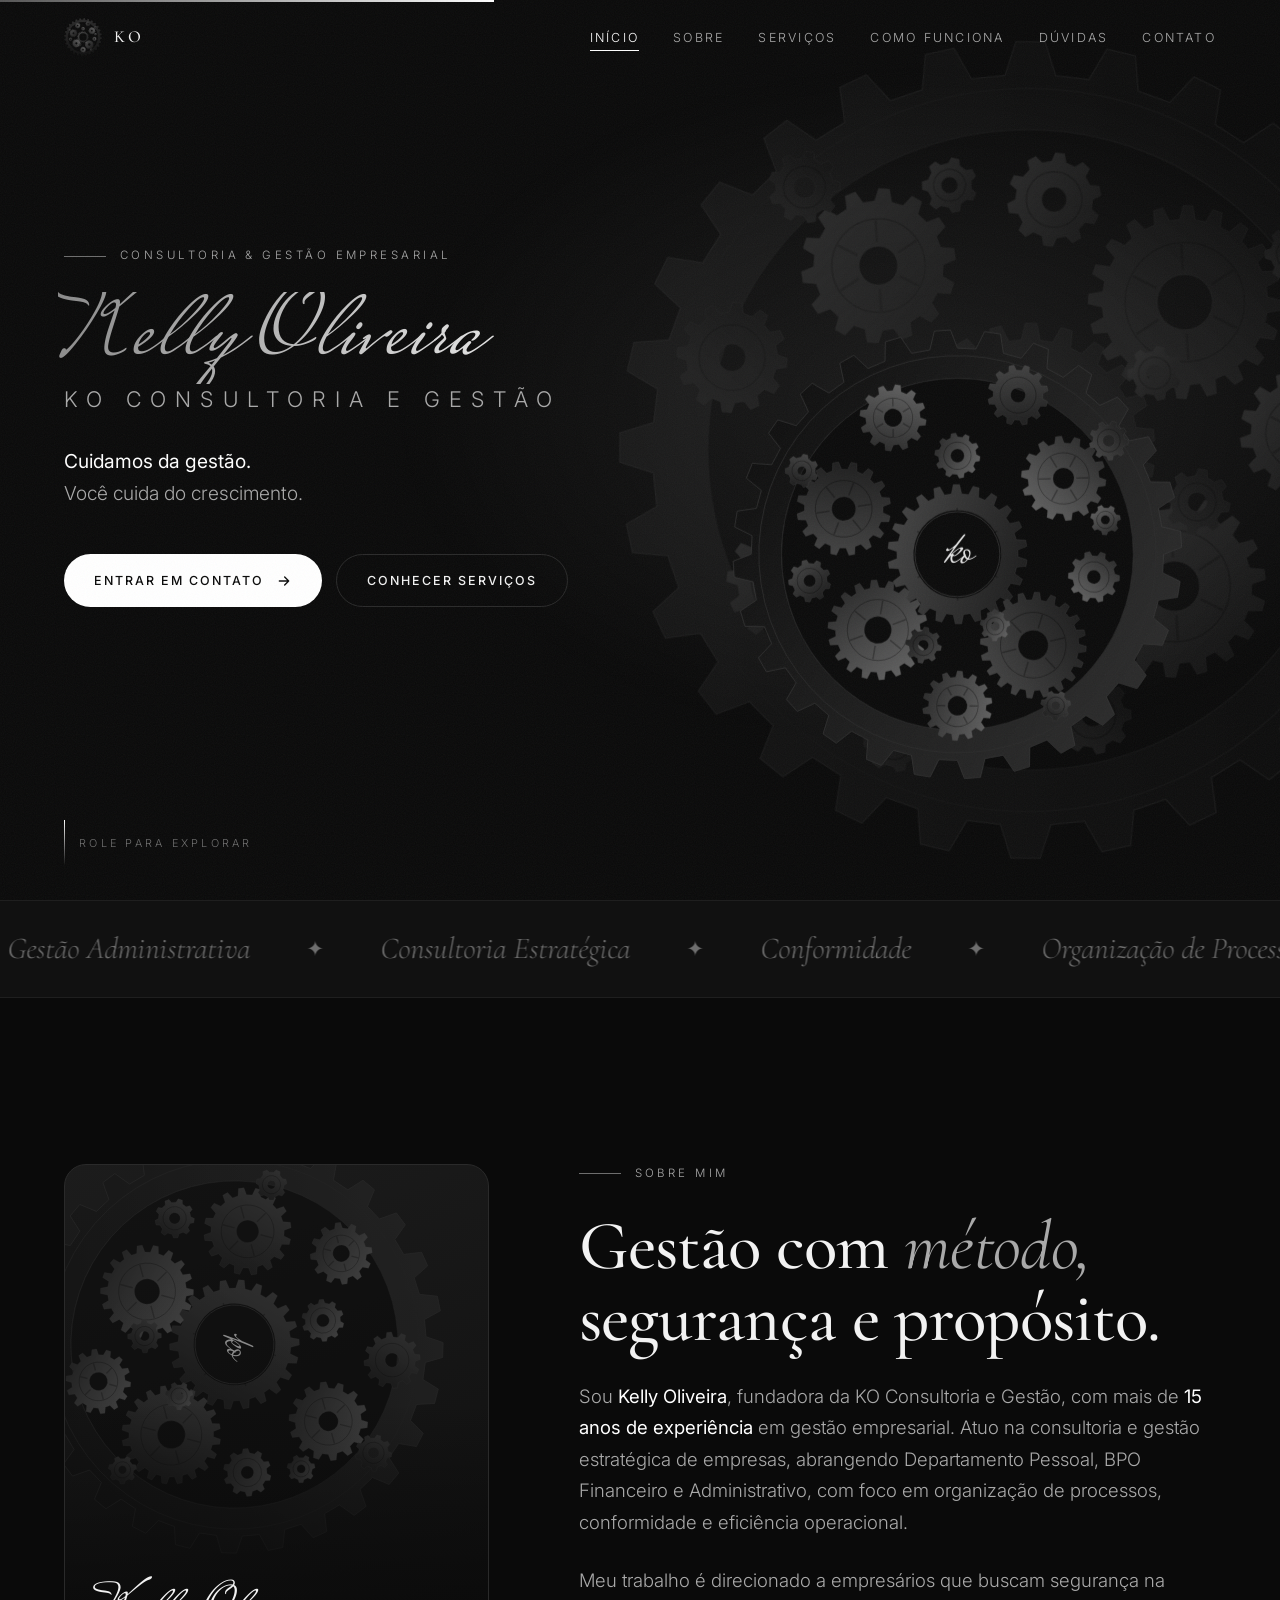
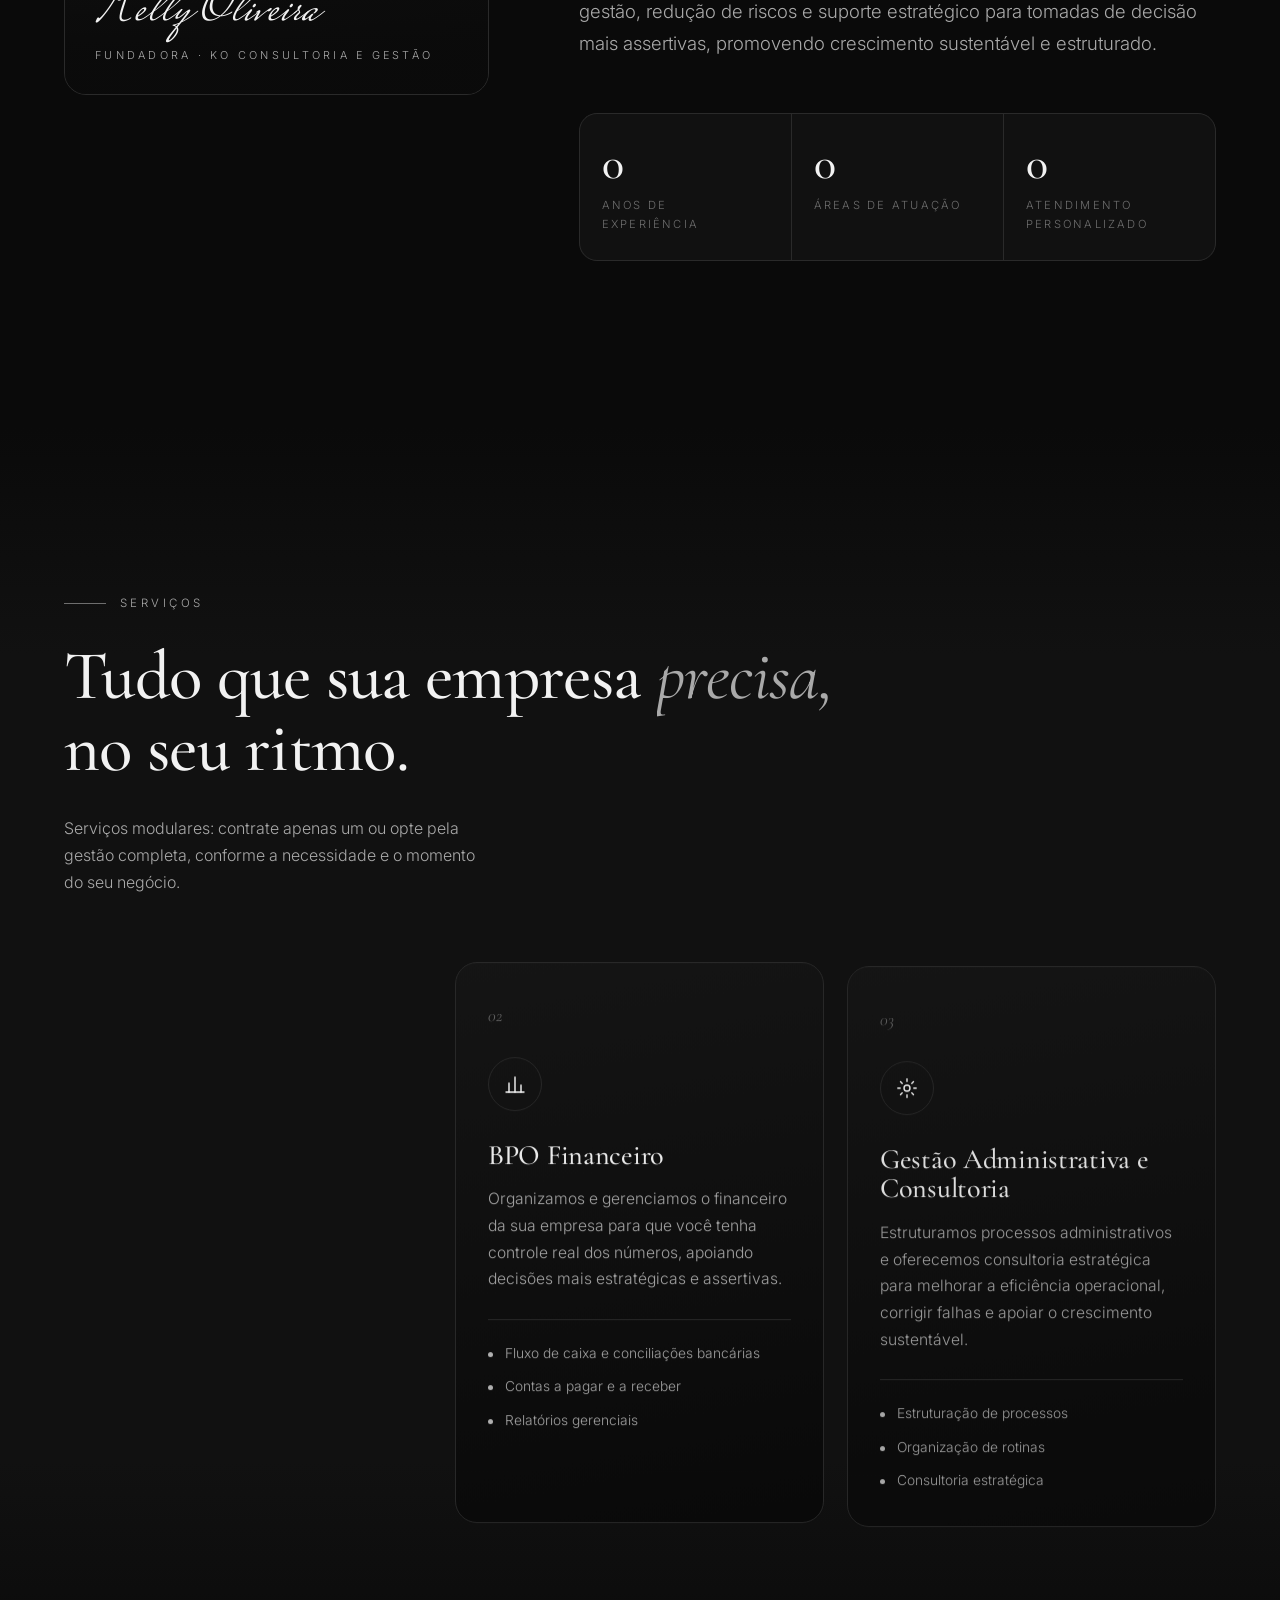
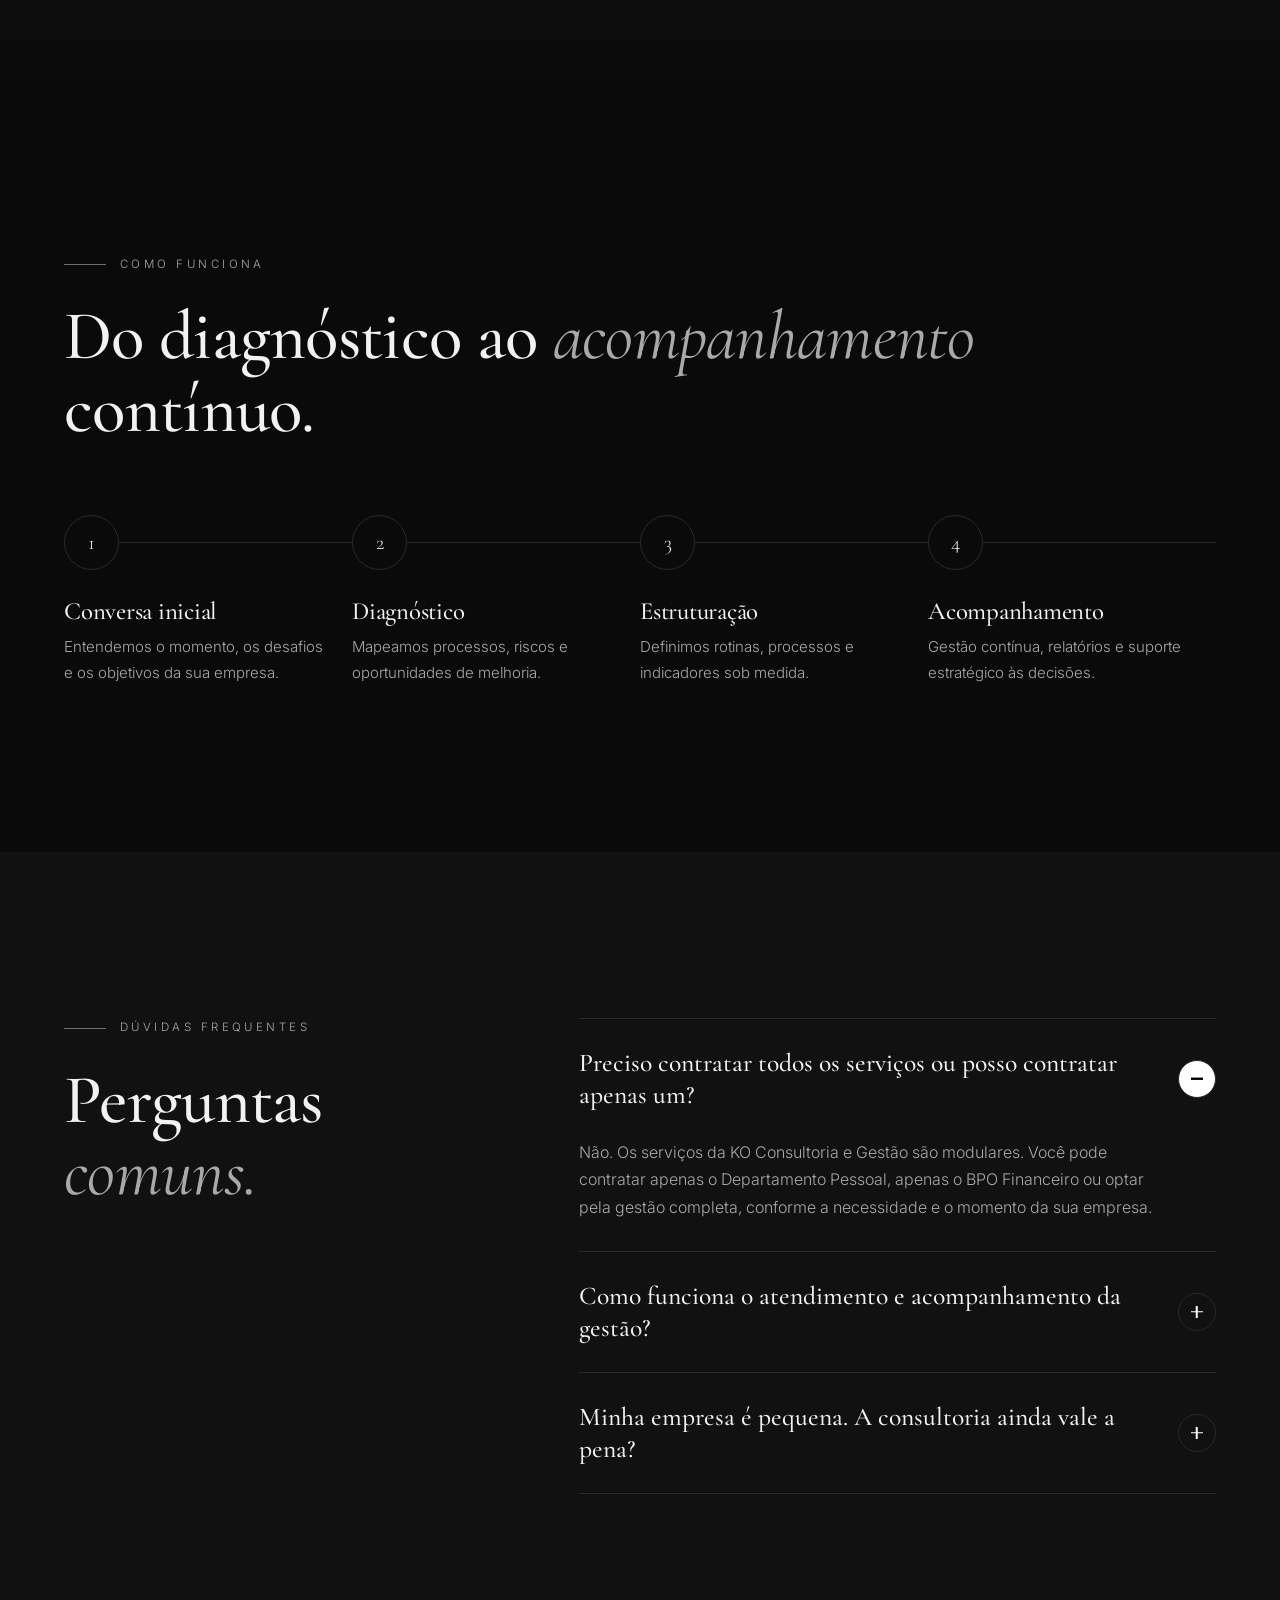
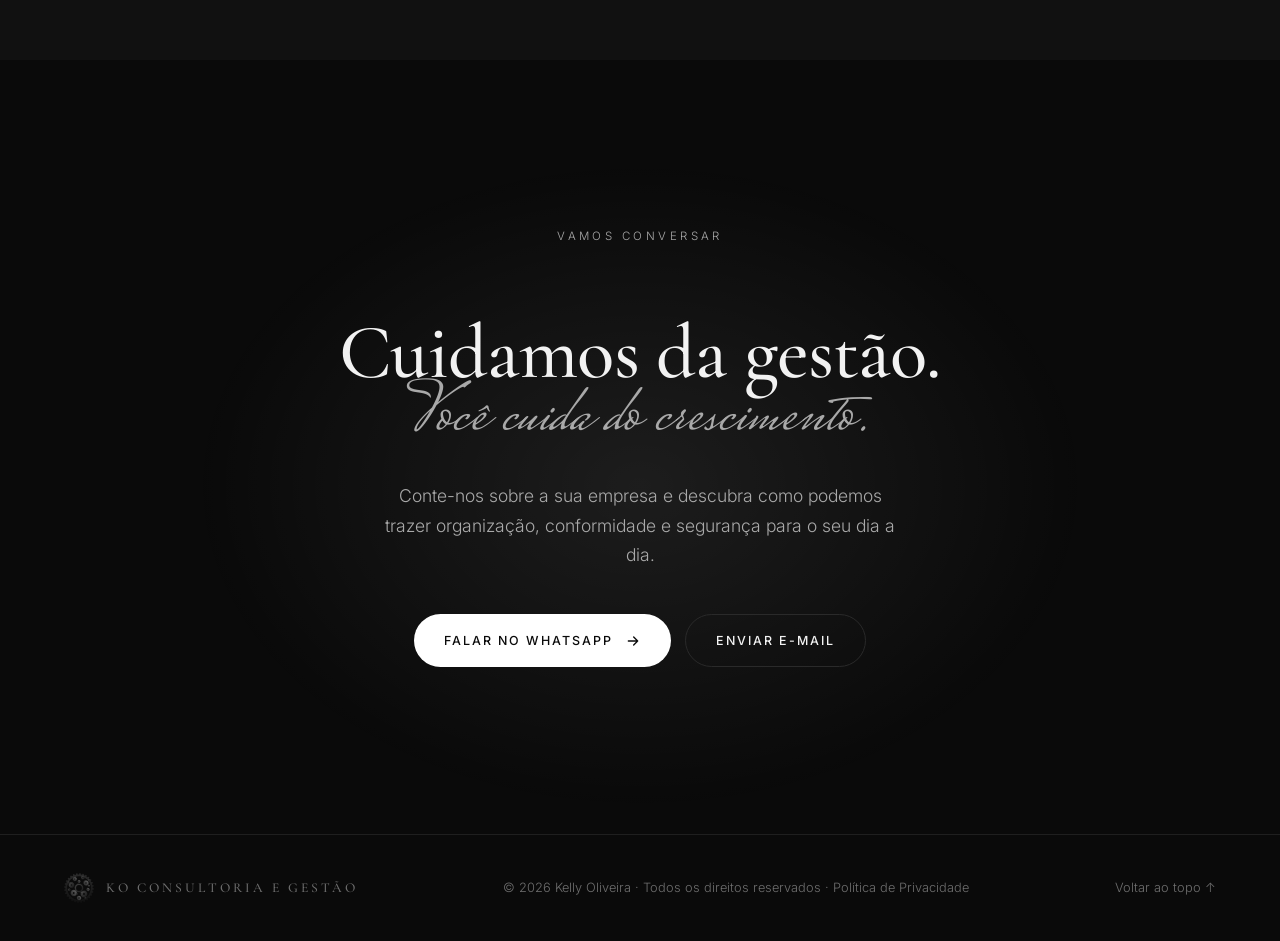
<file: index.html>
<!doctype html>
<html lang="pt-BR">
<head>
<meta charset="utf-8">
<meta name="viewport" content="width=device-width, initial-scale=1">
<title>KO Consultoria e Gestão | Departamento Pessoal e BPO Financeiro</title>
<meta name="description" content="Departamento Pessoal, BPO Financeiro e Gestão Administrativa com Kelly Oliveira. Mais segurança, conformidade e eficiência para a sua empresa.">
<meta name="author" content="Kelly Oliveira">
<meta name="robots" content="index, follow, max-image-preview:large, max-snippet:-1">
<meta name="theme-color" content="#0a0a0a">
<meta name="referrer" content="strict-origin-when-cross-origin">
<script>if(/\.github\.io$/.test(location.hostname)){var m=document.createElement("meta");m.name="robots";m.content="noindex, nofollow";document.head.appendChild(m);}</script>
<link rel="canonical" href="https://koconsultoriagestao.com/">

<meta property="og:type" content="website">
<meta property="og:site_name" content="KO Consultoria e Gestão">
<meta property="og:locale" content="pt_BR">
<meta property="og:url" content="https://koconsultoriagestao.com/">
<meta property="og:title" content="KO Consultoria e Gestão | Departamento Pessoal e BPO Financeiro">
<meta property="og:description" content="Cuidamos da gestão. Você cuida do crescimento. Departamento Pessoal, BPO Financeiro e Gestão Administrativa.">
<meta property="og:image" content="https://koconsultoriagestao.com/assets/og-image.jpg">
<meta property="og:image:width" content="1200">
<meta property="og:image:height" content="630">
<meta property="og:image:alt" content="Logo KO Consultoria e Gestão, de Kelly Oliveira">
<meta name="twitter:card" content="summary_large_image">
<meta name="twitter:title" content="KO Consultoria e Gestão | Kelly Oliveira">
<meta name="twitter:description" content="Cuidamos da gestão. Você cuida do crescimento.">
<meta name="twitter:image" content="https://koconsultoriagestao.com/assets/og-image.jpg">

<link rel="preconnect" href="https://fonts.googleapis.com">
<link rel="preconnect" href="https://fonts.gstatic.com" crossorigin>
<link href="https://fonts.googleapis.com/css2?family=Cormorant+Garamond:ital,wght@0,400;0,500;0,600;1,400;1,500&family=Inter:wght@300;400;500;600&family=Mrs+Saint+Delafield&display=swap" rel="stylesheet">
<link rel="icon" href="data:image/svg+xml,%3Csvg xmlns='http://www.w3.org/2000/svg' viewBox='0 0 64 64'%3E%3Crect width='64' height='64' rx='14' fill='%230a0a0a'/%3E%3Ccircle cx='32' cy='32' r='15' fill='none' stroke='%23e9e9e9' stroke-width='5' stroke-dasharray='5 3.2'/%3E%3Ccircle cx='32' cy='32' r='7' fill='%23e9e9e9'/%3E%3C/svg%3E">

<!-- Dados estruturados. Quando houver telefone, e-mail, endereço ou redes sociais oficiais, adicione "telephone", "email", "address" e "sameAs" no bloco ProfessionalService. -->
<script type="application/ld+json">
{
  "@context": "https://schema.org",
  "@graph": [
    {
      "@type": "WebSite",
      "@id": "https://koconsultoriagestao.com/#website",
      "url": "https://koconsultoriagestao.com/",
      "name": "KO Consultoria e Gestão",
      "inLanguage": "pt-BR",
      "publisher": {
        "@id": "https://koconsultoriagestao.com/#negocio"
      }
    },
    {
      "@type": "WebPage",
      "@id": "https://koconsultoriagestao.com/#webpage",
      "url": "https://koconsultoriagestao.com/",
      "name": "KO Consultoria e Gestão | Departamento Pessoal e BPO Financeiro",
      "isPartOf": {
        "@id": "https://koconsultoriagestao.com/#website"
      },
      "about": {
        "@id": "https://koconsultoriagestao.com/#negocio"
      },
      "inLanguage": "pt-BR",
      "primaryImageOfPage": {
        "@type": "ImageObject",
        "url": "https://koconsultoriagestao.com/assets/og-image.jpg"
      }
    },
    {
      "@type": "ProfessionalService",
      "@id": "https://koconsultoriagestao.com/#negocio",
      "name": "KO Consultoria e Gestão",
      "alternateName": "KO Consultoria",
      "url": "https://koconsultoriagestao.com/",
      "description": "Consultoria e gestão estratégica de empresas, com Departamento Pessoal, BPO Financeiro e Administrativo, focada em organização de processos, conformidade e eficiência operacional.",
      "slogan": "Cuidamos da gestão. Você cuida do crescimento.",
      "logo": "https://koconsultoriagestao.com/assets/logo.png",
      "image": "https://koconsultoriagestao.com/assets/og-image.jpg",
      "founder": {
        "@id": "https://koconsultoriagestao.com/#kelly"
      },
      "areaServed": {
        "@type": "Country",
        "name": "Brasil"
      },
      "availableLanguage": "pt-BR",
      "knowsAbout": [
        "Departamento Pessoal",
        "BPO Financeiro",
        "Gestão Administrativa",
        "Consultoria empresarial",
        "Folha de pagamento",
        "Fluxo de caixa"
      ],
      "hasOfferCatalog": {
        "@type": "OfferCatalog",
        "name": "Serviços",
        "itemListElement": [
          {
            "@type": "Offer",
            "itemOffered": {
              "@type": "Service",
              "name": "Departamento Pessoal",
              "description": "Rotina trabalhista completa: admissões, demissões, folha de pagamento, encargos e controle de obrigações.",
              "provider": {
                "@id": "https://koconsultoriagestao.com/#negocio"
              }
            }
          },
          {
            "@type": "Offer",
            "itemOffered": {
              "@type": "Service",
              "name": "BPO Financeiro",
              "description": "Fluxo de caixa, conciliações bancárias, contas a pagar e a receber e relatórios gerenciais.",
              "provider": {
                "@id": "https://koconsultoriagestao.com/#negocio"
              }
            }
          },
          {
            "@type": "Offer",
            "itemOffered": {
              "@type": "Service",
              "name": "Gestão Administrativa e Consultoria",
              "description": "Estruturação de processos administrativos e consultoria estratégica para eficiência operacional.",
              "provider": {
                "@id": "https://koconsultoriagestao.com/#negocio"
              }
            }
          }
        ]
      }
    },
    {
      "@type": "Person",
      "@id": "https://koconsultoriagestao.com/#kelly",
      "name": "Kelly Oliveira",
      "jobTitle": "Fundadora e consultora de gestão empresarial",
      "worksFor": {
        "@id": "https://koconsultoriagestao.com/#negocio"
      },
      "url": "https://koconsultoriagestao.com/",
      "description": "Mais de 15 anos de experiência em gestão empresarial."
    },
    {
      "@type": "FAQPage",
      "@id": "https://koconsultoriagestao.com/#faq",
      "mainEntity": [
        {
          "@type": "Question",
          "name": "Preciso contratar todos os serviços ou posso contratar apenas um?",
          "acceptedAnswer": {
            "@type": "Answer",
            "text": "Não. Os serviços da KO Consultoria e Gestão são modulares. Você pode contratar apenas o Departamento Pessoal, apenas o BPO Financeiro ou optar pela gestão completa, conforme a necessidade e o momento da sua empresa."
          }
        },
        {
          "@type": "Question",
          "name": "Como funciona o atendimento e acompanhamento da gestão?",
          "acceptedAnswer": {
            "@type": "Answer",
            "text": "O atendimento é personalizado. Após um diagnóstico inicial, definimos os processos, rotinas e indicadores necessários para sua empresa. O acompanhamento é contínuo, com organização das demandas, relatórios e suporte estratégico para tomada de decisão."
          }
        },
        {
          "@type": "Question",
          "name": "Minha empresa é pequena. A consultoria ainda vale a pena?",
          "acceptedAnswer": {
            "@type": "Answer",
            "text": "Sim. Pequenas empresas e MEIs são justamente os que mais se beneficiam de uma gestão organizada. A consultoria ajuda a evitar erros, reduzir riscos trabalhistas e financeiros e criar estrutura para crescer de forma segura."
          }
        }
      ]
    }
  ]
}
</script>

<style>
:root{
  --bg:#0a0a0a;
  --bg-2:#111111;
  --surface:#161616;
  --surface-2:#1d1d1d;
  --line:#2a2a2a;
  --line-soft:#1f1f1f;
  --text:#f2f2f2;
  --text-2:#a9a9a9;
  --text-3:#6e6e6e;
  --white:#ffffff;
  --serif:'Cormorant Garamond', Georgia, serif;
  --sans:'Inter', system-ui, -apple-system, 'Segoe UI', sans-serif;
  --script:'Mrs Saint Delafield', cursive;
  --ease:cubic-bezier(.2,.7,.2,1);
  --gutter:clamp(20px,5vw,72px);
  --max:1200px;
}
*{box-sizing:border-box;margin:0;padding:0}
html{-webkit-text-size-adjust:100%}
html.lenis,html.lenis body{height:auto}
.lenis.lenis-smooth{scroll-behavior:auto!important}
.lenis.lenis-stopped{overflow:hidden}
html:not(.lenis){scroll-behavior:smooth}
body{background:var(--bg);color:var(--text);font-family:var(--sans);font-weight:300;line-height:1.7;overflow-x:hidden;-webkit-font-smoothing:antialiased}
img,svg{display:block;max-width:100%}
a{color:inherit;text-decoration:none}
button{font:inherit;color:inherit;background:none;border:0;cursor:pointer}
::selection{background:#fff;color:#000}
:focus-visible{outline:2px solid #fff;outline-offset:3px;border-radius:4px}

/* grain */
body::before{content:"";position:fixed;inset:0;pointer-events:none;z-index:100;opacity:.05;
  background-image:url("data:image/svg+xml,%3Csvg xmlns='http://www.w3.org/2000/svg' width='160' height='160'%3E%3Cfilter id='n'%3E%3CfeTurbulence type='fractalNoise' baseFrequency='.9' numOctaves='2' stitchTiles='stitch'/%3E%3C/filter%3E%3Crect width='100%25' height='100%25' filter='url(%23n)'/%3E%3C/svg%3E")}

/* progress */
.progress{position:fixed;top:0;left:0;height:2px;width:100%;background:linear-gradient(90deg,#555,#fff);transform-origin:0 50%;transform:scaleX(0);z-index:60}

/* nav */
.nav{position:fixed;inset:0 0 auto 0;z-index:50;padding:18px var(--gutter);display:flex;align-items:center;justify-content:space-between;transition:background .4s,backdrop-filter .4s,padding .4s,border-color .4s;border-bottom:1px solid transparent}
.nav.scrolled{background:rgba(10,10,10,.72);backdrop-filter:blur(14px) saturate(140%);-webkit-backdrop-filter:blur(14px) saturate(140%);padding-block:12px;border-color:var(--line-soft)}
.brand{display:flex;align-items:center;gap:12px}
.brand svg{width:38px;height:38px}
.brand b{font-family:var(--serif);font-weight:500;font-size:1.05rem;letter-spacing:.22em;text-transform:uppercase}
.nav ul{display:flex;gap:34px;list-style:none}
.nav ul a{white-space:nowrap;font-size:.78rem;letter-spacing:.18em;text-transform:uppercase;color:var(--text-2);transition:color .25s;position:relative;padding:6px 0}
.nav ul a::after{content:"";position:absolute;left:0;bottom:0;height:1px;width:100%;background:#fff;transform:scaleX(0);transform-origin:left;transition:transform .35s var(--ease)}
.nav ul a:hover,.nav ul a.active{color:#fff}
.nav ul a:hover::after,.nav ul a.active::after{transform:scaleX(1)}
.menu-btn{display:none;width:44px;height:44px;border:1px solid var(--line);border-radius:50%;align-items:center;justify-content:center}
.menu-btn span,.menu-btn span::before{display:block;width:16px;height:1.5px;background:#fff;position:relative;transition:transform .3s}
.menu-btn span::before{content:"";position:absolute;top:5px}
.menu-btn[aria-expanded="true"] span{transform:translateY(2.5px) rotate(45deg)}
.menu-btn[aria-expanded="true"] span::before{transform:translateY(-5px) rotate(-90deg);top:5px}

/* buttons */
.btn{display:inline-flex;align-items:center;gap:12px;padding:15px 30px;border-radius:999px;font-size:.78rem;font-weight:500;letter-spacing:.16em;text-transform:uppercase;transition:transform .3s var(--ease),background .3s,color .3s,border-color .3s,box-shadow .3s}
.btn svg{width:16px;height:16px;transition:transform .3s var(--ease)}
.btn:hover svg{transform:translateX(4px)}
.btn-primary{background:#fff;color:#0a0a0a}
.btn-primary:hover{transform:translateY(-2px);box-shadow:0 14px 40px -12px rgba(255,255,255,.35)}
.btn-ghost{border:1px solid var(--line);color:var(--text)}
.btn-ghost:hover{border-color:#fff;background:rgba(255,255,255,.05);transform:translateY(-2px)}

/* layout */
section{position:relative;padding:clamp(88px,13vw,170px) var(--gutter)}
.wrap{max-width:var(--max);margin:0 auto;position:relative;z-index:2}
.eyebrow{display:flex;align-items:center;gap:14px;font-size:.72rem;letter-spacing:.3em;text-transform:uppercase;color:var(--text-2);margin-bottom:26px}
.eyebrow::before{content:"";width:42px;height:1px;background:var(--text-3)}
h1,h2,h3{font-family:var(--serif);font-weight:500;line-height:1.05;letter-spacing:-.01em}
h2{font-size:clamp(2.3rem,5.4vw,4.4rem)}
h2 em{font-style:italic;color:var(--text-2);font-weight:400}

/* reveal */
.reveal{opacity:0;transform:translateY(34px);transition:opacity .9s var(--ease),transform .9s var(--ease);transition-delay:var(--d,0s)}
.reveal.in{opacity:1;transform:none}

/* background gear (fixed, scroll-driven) */
.bg-gear{position:fixed;right:-18vmin;top:50%;width:92vmin;height:92vmin;margin-top:-46vmin;z-index:0;opacity:.16;pointer-events:none}

/* HERO */
.hero{min-height:100svh;display:flex;align-items:center;padding-top:120px;overflow:hidden}
.hero::after{content:"";position:absolute;inset:0;background:radial-gradient(60% 55% at 72% 45%,rgba(255,255,255,.07),transparent 70%);pointer-events:none}
.hero .wrap{display:grid;grid-template-columns:1.05fr .95fr;gap:clamp(24px,5vw,80px);align-items:center;width:100%}
.hero-script{font-family:var(--script);font-size:clamp(3.4rem,8vw,6.6rem);line-height:.9;color:#fff;margin:6px 0 4px -6px}
.hero h1{font-size:clamp(1.05rem,1.7vw,1.35rem);font-family:var(--sans);font-weight:300;letter-spacing:.42em;text-transform:uppercase;color:var(--text-2)}
.hero p.lead{margin:34px 0 44px;max-width:30em;font-size:clamp(1.05rem,1.5vw,1.25rem);color:var(--text-2)}
.hero p.lead strong{color:#fff;font-weight:400}
.hero-cta{display:flex;flex-wrap:wrap;gap:14px}
.hero-art{position:relative;aspect-ratio:1;width:100%;max-width:620px;justify-self:center}
.hero-art .halo{position:absolute;inset:6%;border-radius:50%;background:radial-gradient(circle,rgba(255,255,255,.1),transparent 65%)}
.hero-art svg.gear-main{position:relative;width:100%;height:100%}
.scroll-cue{position:absolute;left:var(--gutter);bottom:34px;display:flex;align-items:center;gap:14px;font-size:.68rem;letter-spacing:.3em;text-transform:uppercase;color:var(--text-3);z-index:3}
.scroll-cue i{display:block;width:1px;height:46px;background:linear-gradient(#fff,transparent);transform-origin:top;animation:cue 2.2s var(--ease) infinite}
@keyframes cue{0%{transform:scaleY(0)}50%{transform:scaleY(1)}100%{transform:scaleY(1);opacity:0}}

/* marquee */
.marquee{border-block:1px solid var(--line-soft);background:var(--bg-2);overflow:hidden;padding:22px 0;position:relative;z-index:2}
.marquee-track{display:flex;gap:56px;width:max-content;font-family:var(--serif);font-style:italic;font-size:clamp(1.3rem,2.4vw,1.9rem);color:var(--text-3);will-change:transform}
.marquee-track span{display:flex;align-items:center;gap:56px;white-space:nowrap}
.marquee-track span::after{content:"✦";font-style:normal;font-size:.7em;color:var(--text-3)}

/* SOBRE */
.about .wrap{display:grid;grid-template-columns:.8fr 1.2fr;gap:clamp(36px,7vw,110px);align-items:start}
.about-card{position:sticky;top:120px;aspect-ratio:4/5;border-radius:22px;border:1px solid var(--line);background:linear-gradient(160deg,#1c1c1c,#0e0e0e);overflow:hidden;display:flex;flex-direction:column;justify-content:flex-end;padding:30px}
.about-card svg{position:absolute;width:120%;left:-10%;top:-6%;opacity:.55}
.about-card .sig{position:relative;font-family:var(--script);font-size:3.4rem;line-height:.9}
.about-card small{position:relative;display:block;margin-top:8px;font-size:.68rem;letter-spacing:.3em;text-transform:uppercase;color:var(--text-2)}
.about-card::after{content:"";position:absolute;inset:0;background:linear-gradient(to top,rgba(10,10,10,.92) 8%,transparent 55%)}
.about-card .sig,.about-card small{z-index:2}
.about p{font-size:clamp(1.05rem,1.45vw,1.2rem);color:var(--text-2);margin-top:26px;max-width:36em}
.about p strong{color:#fff;font-weight:400}
.stats{display:grid;grid-template-columns:repeat(3,1fr);gap:1px;background:var(--line);border:1px solid var(--line);border-radius:18px;overflow:hidden;margin-top:54px}
.stat{background:var(--bg-2);padding:26px 22px}
.stat b{display:block;font-family:var(--serif);font-weight:500;font-size:clamp(2rem,3.6vw,3rem);line-height:1}
.stat span{display:block;margin-top:10px;font-size:.7rem;letter-spacing:.2em;text-transform:uppercase;color:var(--text-3)}

/* SERVIÇOS */
.services{background:linear-gradient(180deg,var(--bg) 0,var(--bg-2) 18%,var(--bg-2) 82%,var(--bg) 100%)}
.section-head{display:flex;justify-content:space-between;align-items:flex-end;gap:30px;flex-wrap:wrap;margin-bottom:64px}
.section-head p{max-width:26em;color:var(--text-2)}
.cards{display:grid;grid-template-columns:repeat(3,1fr);gap:22px}
.card{position:relative;border:1px solid var(--line);border-radius:22px;padding:38px 32px 34px;background:linear-gradient(170deg,var(--surface),var(--bg));overflow:hidden;transition:transform .5s var(--ease),border-color .4s,background .4s;isolation:isolate}
.card::before{content:"";position:absolute;inset:0;background:radial-gradient(420px circle at var(--mx,50%) var(--my,0%),rgba(255,255,255,.09),transparent 60%);opacity:0;transition:opacity .4s;z-index:-1}
.card:hover{transform:translateY(-8px);border-color:#4a4a4a}
.card:hover::before{opacity:1}
.card .num{font-family:var(--serif);font-style:italic;font-size:1.1rem;color:var(--text-3);display:flex;justify-content:space-between;align-items:center}
.card .ico{width:54px;height:54px;border-radius:50%;border:1px solid var(--line);display:grid;place-items:center;margin:26px 0 30px;transition:background .4s,border-color .4s}
.card:hover .ico{background:#fff;border-color:#fff}
.card .ico svg{width:24px;height:24px;stroke:#fff;fill:none;stroke-width:1.4;stroke-linecap:round;stroke-linejoin:round;transition:stroke .4s}
.card:hover .ico svg{stroke:#000}
.card h3{font-size:clamp(1.7rem,2.2vw,2.1rem);margin-bottom:16px}
.card p{color:var(--text-2);font-size:.98rem}
.card ul{list-style:none;margin-top:26px;padding-top:22px;border-top:1px solid var(--line);display:grid;gap:10px;font-size:.86rem;color:var(--text-2)}
.card li{display:flex;gap:12px;align-items:flex-start}
.card li::before{content:"";flex:none;width:5px;height:5px;border-radius:50%;background:#fff;margin-top:.72em;opacity:.7}

/* PROCESSO */
.steps{display:grid;grid-template-columns:repeat(4,1fr);gap:0;margin-top:70px;position:relative}
.steps::before{content:"";position:absolute;left:0;right:0;top:27px;height:1px;background:var(--line)}
.steps .fill{position:absolute;left:0;top:27px;height:1px;width:var(--p,0%);background:#fff;transition:width .2s linear}
.step{position:relative;padding-right:28px}
.step .dot{width:55px;height:55px;border-radius:50%;border:1px solid var(--line);background:var(--bg);display:grid;place-items:center;font-family:var(--serif);font-size:1.3rem;margin-bottom:28px;position:relative;z-index:2;transition:background .5s,color .5s,border-color .5s}
.step.on .dot{background:#fff;color:#000;border-color:#fff}
.step h3{font-size:1.55rem;margin-bottom:10px}
.step p{font-size:.94rem;color:var(--text-2)}

/* FAQ */
.faq{background:var(--bg-2)}
.faq .wrap{display:grid;grid-template-columns:.8fr 1.2fr;gap:clamp(36px,7vw,110px)}
.faq-list{border-top:1px solid var(--line)}
.q{border-bottom:1px solid var(--line)}
.q button{width:100%;display:flex;justify-content:space-between;align-items:center;gap:24px;text-align:left;padding:28px 0;font-family:var(--serif);font-size:clamp(1.3rem,2vw,1.65rem);font-weight:500;line-height:1.25;transition:color .3s}
.q button:hover{color:#fff}
.q .pm{flex:none;width:38px;height:38px;border-radius:50%;border:1px solid var(--line);position:relative;transition:background .35s,border-color .35s,transform .45s var(--ease)}
.q .pm::before,.q .pm::after{content:"";position:absolute;left:50%;top:50%;width:12px;height:1.5px;background:#fff;transform:translate(-50%,-50%);transition:background .35s,transform .45s var(--ease)}
.q .pm::after{transform:translate(-50%,-50%) rotate(90deg)}
.q.open .pm{background:#fff;transform:rotate(180deg)}
.q.open .pm::before,.q.open .pm::after{background:#000}
.q.open .pm::after{transform:translate(-50%,-50%) rotate(0)}
.q .a{display:grid;grid-template-rows:0fr;transition:grid-template-rows .5s var(--ease)}
.q.open .a{grid-template-rows:1fr}
.q .a>div{overflow:hidden}
.q .a p{padding:0 60px 30px 0;color:var(--text-2)}

/* CONTATO */
.contact{text-align:center;overflow:hidden}
.contact::before{content:"";position:absolute;inset:0;background:radial-gradient(50% 60% at 50% 55%,rgba(255,255,255,.08),transparent 70%)}
.contact .eyebrow{justify-content:center}
.contact .eyebrow::before{display:none}
.contact h2{font-size:clamp(2.6rem,7vw,6rem);max-width:12em;margin:0 auto}
.contact .script{font-family:var(--script);font-size:clamp(2.6rem,6vw,4.4rem);color:var(--text-2);margin-top:18px;line-height:1}
.contact p.sub{max-width:30em;margin:26px auto 44px;color:var(--text-2);font-size:1.1rem}
.contact .actions{display:flex;flex-wrap:wrap;gap:14px;justify-content:center}

/* footer */
footer{border-top:1px solid var(--line-soft);padding:38px var(--gutter);position:relative;z-index:2;background:var(--bg)}
footer .wrap{display:flex;justify-content:space-between;align-items:center;gap:20px;flex-wrap:wrap;font-size:.8rem;color:var(--text-3)}
footer .brand svg{width:30px;height:30px}
footer .brand b{font-size:.85rem}
footer a:hover{color:#fff}

/* floating whatsapp */
.fab{position:fixed;right:22px;bottom:22px;z-index:55;width:58px;height:58px;border-radius:50%;background:#fff;color:#000;display:grid;place-items:center;box-shadow:0 14px 40px -10px rgba(0,0,0,.8);transition:transform .35s var(--ease),opacity .4s;opacity:0;pointer-events:none;transform:translateY(20px)}
.fab.show{opacity:1;pointer-events:auto;transform:none}
.fab:hover{transform:scale(1.08)}
.fab svg{width:26px;height:26px}

/* ---- efeitos extras ---- */
/* título revelado palavra por palavra */
.split.reveal{opacity:1;transform:none}
.split .w{display:inline-block;overflow:hidden;vertical-align:top;padding-bottom:.14em;margin-bottom:-.14em}
.split .w>i{display:inline-block;font-style:inherit;transform:translateY(112%) rotate(4deg);opacity:0;transition:transform 1s var(--ease),opacity .8s;transition-delay:calc(var(--i)*70ms + var(--d,0s))}
.split.in .w>i{transform:none;opacity:1}

/* brilho metálico passando no nome em assinatura */
.hero-script{background:linear-gradient(100deg,#8a8a8a 0%,#fff 40%,#fff 50%,#8a8a8a 80%);background-size:250% 100%;-webkit-background-clip:text;background-clip:text;-webkit-text-fill-color:transparent;animation:sheen 6s ease-in-out infinite}
@keyframes sheen{0%,100%{background-position:100% 0}50%{background-position:0 0}}

/* botão primário com brilho varrendo */
.btn-primary{position:relative;overflow:hidden;isolation:isolate}
.btn-primary::after{content:"";position:absolute;inset:0;background:linear-gradient(110deg,transparent 30%,rgba(0,0,0,.14) 50%,transparent 70%);transform:translateX(-120%);z-index:-1}
.btn-primary:hover::after{transform:translateX(120%);transition:transform .8s var(--ease)}
.btn{will-change:transform}

/* borda luminosa girando nos cards */
@property --ang{syntax:"<angle>";inherits:false;initial-value:0deg}
.card::after{content:"";position:absolute;inset:0;border-radius:inherit;padding:1px;background:conic-gradient(from var(--ang),transparent 0 70%,rgba(255,255,255,.9) 85%,transparent 100%);-webkit-mask:linear-gradient(#000 0 0) content-box,linear-gradient(#000 0 0);-webkit-mask-composite:xor;mask-composite:exclude;opacity:0;transition:opacity .5s;pointer-events:none;animation:beam 3.5s linear infinite}
.card:hover::after{opacity:1}
@keyframes beam{to{--ang:360deg}}

/* inclinação 3D */
.hero-art{perspective:1000px}
.hero-art .tilt{width:100%;height:100%;transition:transform .25s ease-out;transform-style:preserve-3d}

/* acessibilidade e SEO */
.sr{position:absolute;width:1px;height:1px;overflow:hidden;clip:rect(0 0 0 0);clip-path:inset(50%);white-space:nowrap}
.skip{position:fixed;left:16px;top:-60px;z-index:200;background:#fff;color:#000;padding:12px 20px;border-radius:999px;font-size:.8rem;font-weight:500;transition:top .25s}
.skip:focus{top:16px}

/* aviso de cookies (só aparece se houver rastreamento configurado) */
.consent{position:fixed;left:20px;bottom:20px;z-index:70;max-width:380px;background:rgba(22,22,22,.94);backdrop-filter:blur(14px);-webkit-backdrop-filter:blur(14px);border:1px solid var(--line);border-radius:18px;padding:20px 22px;box-shadow:0 20px 60px -20px #000;transform:translateY(30px);opacity:0;pointer-events:none;transition:opacity .5s var(--ease),transform .5s var(--ease)}
.consent.show{opacity:1;transform:none;pointer-events:auto}
.consent p{font-size:.86rem;color:var(--text-2);line-height:1.55}
.consent .row{display:flex;gap:10px;margin-top:16px}
.consent button{flex:1;padding:11px 16px;border-radius:999px;font-size:.72rem;font-weight:500;letter-spacing:.14em;text-transform:uppercase;border:1px solid var(--line);transition:background .25s,color .25s,border-color .25s}
.consent button:hover{border-color:#fff}
.consent button.ok{background:#fff;color:#000;border-color:#fff}
body.has-consent .fab{display:none}
@media (max-width:560px){.consent{left:12px;right:12px;bottom:12px;max-width:none}}

/* gear parts */
.g{transform-box:fill-box;transform-origin:center}

/* responsive */
@media (max-width:960px){
  .hero .wrap,.about .wrap,.faq .wrap{grid-template-columns:1fr}
  .hero-art{max-width:420px;order:-1;margin-bottom:-10px}
  .about-card{position:relative;top:0;aspect-ratio:16/10}
  .cards{grid-template-columns:1fr}
  .steps{grid-template-columns:1fr 1fr;gap:44px 20px}
  .steps::before,.steps .fill{display:none}
  .scroll-cue{display:none}
  .bg-gear{opacity:.1;right:-40vmin}
}
@media (max-width:900px){
  .nav ul{position:fixed;inset:0;background:rgba(10,10,10,.97);backdrop-filter:blur(16px);flex-direction:column;align-items:center;justify-content:center;gap:30px;opacity:0;pointer-events:none;transition:opacity .35s}
  .nav ul.open{opacity:1;pointer-events:auto}
  .nav ul a{font-family:var(--serif);font-size:2rem;letter-spacing:.02em;text-transform:none;color:#fff}
  .menu-btn{display:flex;position:relative;z-index:2}
  .brand{position:relative;z-index:2}
}
@media (max-width:760px){
  .stats{grid-template-columns:1fr}
  .steps{grid-template-columns:1fr}
  .q .a p{padding-right:0}
  .hero{padding-top:104px}
  .hero-cta .btn{width:100%;justify-content:center}
}
@media (prefers-reduced-motion:reduce){
  html:not(.lenis){scroll-behavior:auto}
  .reveal{opacity:1;transform:none;transition:none}
  .scroll-cue i{animation:none}
}
</style>
</head>
<body>

<a class="skip" href="#conteudo">Pular para o conteúdo</a>
<div class="progress" id="progress" aria-hidden="true"></div>

<header class="nav" id="nav">
  <a href="#inicio" class="brand" aria-label="KO Consultoria e Gestão">
    <svg class="gear-mini" viewBox="0 0 600 600" aria-hidden="true"></svg>
    <b>KO</b>
  </a>
  <nav aria-label="Navegação principal">
    <ul id="menu">
      <li><a href="#inicio" data-s="inicio">Início</a></li>
      <li><a href="#sobre" data-s="sobre">Sobre</a></li>
      <li><a href="#servicos" data-s="servicos">Serviços</a></li>
      <li><a href="#processo" data-s="processo">Como funciona</a></li>
      <li><a href="#faq" data-s="faq">Dúvidas</a></li>
      <li><a href="#contato" data-s="contato">Contato</a></li>
    </ul>
  </nav>
  <button class="menu-btn" id="menuBtn" aria-label="Abrir menu" aria-expanded="false"><span></span></button>
</header>

<svg class="bg-gear" id="bgGear" viewBox="0 0 600 600" aria-hidden="true"></svg>

<main id="conteudo">
<!-- HERO -->
<section class="hero" id="inicio" aria-labelledby="t-inicio">
  <div class="wrap">
    <div>
      <div class="eyebrow reveal">Consultoria &amp; Gestão empresarial</div>
      <div class="hero-script reveal" style="--d:.08s">Kelly Oliveira</div>
      <h1 class="reveal" id="t-inicio" style="--d:.16s">KO Consultoria e Gestão<span class="sr"> — Departamento Pessoal, BPO Financeiro e Gestão Administrativa para empresas</span></h1>
      <p class="lead reveal" style="--d:.26s"><strong>Cuidamos da gestão.</strong><br>Você cuida do crescimento.</p>
      <div class="hero-cta reveal" style="--d:.36s">
        <a class="btn btn-primary" href="#contato" data-contact data-track="cta_click" data-loc="hero">Entrar em contato
          <svg viewBox="0 0 24 24" fill="none" stroke="currentColor" stroke-width="2" stroke-linecap="round" stroke-linejoin="round"><path d="M5 12h14M13 6l6 6-6 6"/></svg>
        </a>
        <a class="btn btn-ghost" href="#servicos" data-track="cta_click" data-loc="hero_servicos">Conhecer serviços</a>
      </div>
    </div>
    <div class="hero-art reveal" style="--d:.2s">
      <div class="halo"></div>
      <div class="tilt" id="tilt"><svg class="gear-main" id="heroGear" viewBox="0 0 600 600" role="img" aria-label="Engrenagens da marca KO"></svg></div>
    </div>
  </div>
  <div class="scroll-cue"><i></i>Role para explorar</div>
</section>

<div class="marquee" aria-hidden="true">
  <div class="marquee-track" id="marquee">
    <span>Departamento Pessoal</span><span>BPO Financeiro</span><span>Gestão Administrativa</span><span>Consultoria Estratégica</span><span>Conformidade</span><span>Organização de Processos</span>
    <span>Departamento Pessoal</span><span>BPO Financeiro</span><span>Gestão Administrativa</span><span>Consultoria Estratégica</span><span>Conformidade</span><span>Organização de Processos</span>
  </div>
</div>

<!-- SOBRE -->
<section class="about" id="sobre" aria-labelledby="t-sobre">
  <div class="wrap">
    <div class="about-card reveal" role="img" aria-label="Kelly Oliveira, fundadora da KO Consultoria e Gestão">
      <svg viewBox="0 0 600 600" id="aboutGear" aria-hidden="true" focusable="false"></svg>
      <div class="sig">Kelly Oliveira</div>
      <small>Fundadora · KO Consultoria e Gestão</small>
    </div>
    <div>
      <div class="eyebrow reveal">Sobre mim</div>
      <h2 class="reveal" id="t-sobre" style="--d:.08s">Gestão com <em>método,</em> segurança e propósito.</h2>
      <p class="reveal" style="--d:.16s">Sou <strong>Kelly Oliveira</strong>, fundadora da KO Consultoria e Gestão, com mais de <strong>15 anos de experiência</strong> em gestão empresarial. Atuo na consultoria e gestão estratégica de empresas, abrangendo Departamento Pessoal, BPO Financeiro e Administrativo, com foco em organização de processos, conformidade e eficiência operacional.</p>
      <p class="reveal" style="--d:.22s">Meu trabalho é direcionado a empresários que buscam segurança na gestão, redução de riscos e suporte estratégico para tomadas de decisão mais assertivas, promovendo crescimento sustentável e estruturado.</p>
      <div class="stats reveal" style="--d:.3s">
        <div class="stat"><b data-count="15" data-suffix="+">0</b><span>Anos de experiência</span></div>
        <div class="stat"><b data-count="3">0</b><span>Áreas de atuação</span></div>
        <div class="stat"><b data-count="100" data-suffix="%">0</b><span>Atendimento personalizado</span></div>
      </div>
    </div>
  </div>
</section>

<!-- SERVIÇOS -->
<section class="services" id="servicos" aria-labelledby="t-servicos">
  <div class="wrap">
    <div class="section-head">
      <div>
        <div class="eyebrow reveal">Serviços</div>
        <h2 class="reveal" id="t-servicos" style="--d:.08s">Tudo que sua empresa <em>precisa,</em><br>no seu ritmo.</h2>
      </div>
      <p class="reveal" style="--d:.14s">Serviços modulares: contrate apenas um ou opte pela gestão completa, conforme a necessidade e o momento do seu negócio.</p>
    </div>

    <div class="cards" role="list">
      <article class="card reveal" role="listitem">
        <div class="num"><span>01</span></div>
        <div class="ico"><svg viewBox="0 0 24 24"><circle cx="9" cy="8" r="3.2"/><path d="M3 20c0-3.3 2.7-6 6-6s6 2.7 6 6"/><path d="M16.5 5.2a3 3 0 0 1 0 5.6M18 14.3c1.8.8 3 2.6 3 4.7"/></svg></div>
        <h3>Departamento Pessoal</h3>
        <p>Cuidamos de toda a rotina trabalhista da sua empresa, garantindo conformidade com a legislação e redução de riscos. Segurança e tranquilidade para o empresário.</p>
        <ul><li>Admissões e demissões</li><li>Folha de pagamento e encargos</li><li>Controle de obrigações</li></ul>
      </article>
      <article class="card reveal" role="listitem" style="--d:.1s">
        <div class="num"><span>02</span></div>
        <div class="ico"><svg viewBox="0 0 24 24"><path d="M3 20h18"/><path d="M6 20V11M12 20V5M18 20v-7"/></svg></div>
        <h3>BPO Financeiro</h3>
        <p>Organizamos e gerenciamos o financeiro da sua empresa para que você tenha controle real dos números, apoiando decisões mais estratégicas e assertivas.</p>
        <ul><li>Fluxo de caixa e conciliações bancárias</li><li>Contas a pagar e a receber</li><li>Relatórios gerenciais</li></ul>
      </article>
      <article class="card reveal" role="listitem" style="--d:.2s">
        <div class="num"><span>03</span></div>
        <div class="ico"><svg viewBox="0 0 24 24"><circle cx="12" cy="12" r="3"/><path d="M12 2.8v2.4M12 18.8v2.4M2.8 12h2.4M18.8 12h2.4M5.5 5.5l1.7 1.7M16.8 16.8l1.7 1.7M5.5 18.5l1.7-1.7M16.8 7.2l1.7-1.7"/></svg></div>
        <h3>Gestão Administrativa e Consultoria</h3>
        <p>Estruturamos processos administrativos e oferecemos consultoria estratégica para melhorar a eficiência operacional, corrigir falhas e apoiar o crescimento sustentável.</p>
        <ul><li>Estruturação de processos</li><li>Organização de rotinas</li><li>Consultoria estratégica</li></ul>
      </article>
    </div>
  </div>
</section>

<!-- PROCESSO -->
<section id="processo" aria-labelledby="t-processo">
  <div class="wrap">
    <div class="eyebrow reveal">Como funciona</div>
    <h2 class="reveal" id="t-processo" style="--d:.08s">Do diagnóstico ao <em>acompanhamento</em> contínuo.</h2>
    <div class="steps" id="steps" role="list">
      <div class="fill" aria-hidden="true"></div>
      <div role="listitem" class="step reveal"><div class="dot">1</div><h3>Conversa inicial</h3><p>Entendemos o momento, os desafios e os objetivos da sua empresa.</p></div>
      <div role="listitem" class="step reveal" style="--d:.1s"><div class="dot">2</div><h3>Diagnóstico</h3><p>Mapeamos processos, riscos e oportunidades de melhoria.</p></div>
      <div role="listitem" class="step reveal" style="--d:.2s"><div class="dot">3</div><h3>Estruturação</h3><p>Definimos rotinas, processos e indicadores sob medida.</p></div>
      <div role="listitem" class="step reveal" style="--d:.3s"><div class="dot">4</div><h3>Acompanhamento</h3><p>Gestão contínua, relatórios e suporte estratégico às decisões.</p></div>
    </div>
  </div>
</section>

<!-- FAQ -->
<section class="faq" id="faq" aria-labelledby="t-faq">
  <div class="wrap">
    <div>
      <div class="eyebrow reveal">Dúvidas frequentes</div>
      <h2 class="reveal" id="t-faq" style="--d:.08s">Perguntas <em>comuns.</em></h2>
    </div>
    <div class="faq-list reveal" style="--d:.1s">
      <div class="q open">
        <button id="qb1" aria-controls="qa1" aria-expanded="true">Preciso contratar todos os serviços ou posso contratar apenas um?<span class="pm" aria-hidden="true"></span></button>
        <div class="a" id="qa1" role="region" aria-labelledby="qb1"><div><p>Não. Os serviços da KO Consultoria e Gestão são modulares. Você pode contratar apenas o Departamento Pessoal, apenas o BPO Financeiro ou optar pela gestão completa, conforme a necessidade e o momento da sua empresa.</p></div></div>
      </div>
      <div class="q">
        <button id="qb2" aria-controls="qa2" aria-expanded="false">Como funciona o atendimento e acompanhamento da gestão?<span class="pm" aria-hidden="true"></span></button>
        <div class="a" id="qa2" role="region" aria-labelledby="qb2" inert><div><p>O atendimento é personalizado. Após um diagnóstico inicial, definimos os processos, rotinas e indicadores necessários para sua empresa. O acompanhamento é contínuo, com organização das demandas, relatórios e suporte estratégico para tomada de decisão.</p></div></div>
      </div>
      <div class="q">
        <button id="qb3" aria-controls="qa3" aria-expanded="false">Minha empresa é pequena. A consultoria ainda vale a pena?<span class="pm" aria-hidden="true"></span></button>
        <div class="a" id="qa3" role="region" aria-labelledby="qb3" inert><div><p>Sim. Pequenas empresas e MEIs são justamente os que mais se beneficiam de uma gestão organizada. A consultoria ajuda a evitar erros, reduzir riscos trabalhistas e financeiros e criar estrutura para crescer de forma segura.</p></div></div>
      </div>
    </div>
  </div>
</section>

<!-- CONTATO -->
<section class="contact" id="contato" aria-labelledby="t-contato">
  <div class="wrap">
    <div class="eyebrow reveal">Vamos conversar</div>
    <h2 class="reveal" id="t-contato" style="--d:.08s">Cuidamos da gestão.</h2>
    <div class="script reveal" style="--d:.14s">Você cuida do crescimento.</div>
    <p class="sub reveal" style="--d:.2s">Conte-nos sobre a sua empresa e descubra como podemos trazer organização, conformidade e segurança para o seu dia a dia.</p>
    <div class="actions reveal" style="--d:.28s">
      <a class="btn btn-primary" href="#" data-wa target="_blank" rel="noopener" data-track="whatsapp_click" data-loc="contato">Falar no WhatsApp
        <svg viewBox="0 0 24 24" fill="none" stroke="currentColor" stroke-width="2" stroke-linecap="round" stroke-linejoin="round"><path d="M5 12h14M13 6l6 6-6 6"/></svg>
      </a>
      <a class="btn btn-ghost" href="#" data-mail data-track="email_click" data-loc="contato">Enviar e-mail</a>
    </div>
  </div>
</section>
</main>

<footer>
  <div class="wrap">
    <a href="#inicio" class="brand"><svg class="gear-mini" viewBox="0 0 600 600" aria-hidden="true"></svg><b>KO Consultoria e Gestão</b></a>
    <span>© <span id="year">2025</span> Kelly Oliveira · Todos os direitos reservados · <a href="politica-de-privacidade.html">Política de Privacidade</a></span>
    <a href="#inicio">Voltar ao topo ↑</a>
  </div>
</footer>

<a class="fab" id="fab" href="#" data-wa target="_blank" rel="noopener" data-track="whatsapp_click" data-loc="flutuante" aria-label="Falar no WhatsApp">
  <svg viewBox="0 0 24 24" fill="currentColor" aria-hidden="true"><path d="M12.04 2a9.9 9.9 0 0 0-8.5 14.9L2 22l5.25-1.38A9.9 9.9 0 1 0 12.04 2Zm0 18.1a8.2 8.2 0 0 1-4.18-1.14l-.3-.18-3.12.82.83-3.04-.2-.31a8.2 8.2 0 1 1 6.97 3.85Zm4.5-6.15c-.25-.12-1.46-.72-1.69-.8-.23-.09-.39-.12-.56.12-.17.25-.64.8-.78.97-.14.17-.29.19-.54.06a6.7 6.7 0 0 1-3.3-2.88c-.25-.43.25-.4.72-1.33.08-.17.04-.31-.02-.43-.06-.12-.56-1.35-.77-1.85-.2-.48-.4-.42-.56-.42h-.47c-.17 0-.43.06-.66.31-.23.25-.87.85-.87 2.07 0 1.22.89 2.4 1.01 2.57.12.17 1.75 2.67 4.23 3.74 1.57.68 2.19.74 2.98.62.48-.07 1.46-.6 1.67-1.17.2-.58.2-1.07.14-1.17-.06-.1-.23-.17-.48-.29Z"/></svg>
</a>

<div class="consent" id="consent" role="dialog" aria-label="Preferências de cookies" aria-live="polite">
  <p>Usamos cookies de medição para entender como o site é usado e melhorar a sua experiência. Você escolhe se quer permitir. <a href="politica-de-privacidade.html" style="color:#fff;text-underline-offset:3px">Política de Privacidade</a></p>
  <div class="row"><button type="button" id="consentNo">Recusar</button><button type="button" class="ok" id="consentYes">Aceitar</button></div>
</div>

<script src="vendor/gsap.min.js"></script>
<script src="vendor/ScrollTrigger.min.js"></script>
<script src="vendor/lenis.min.js"></script>
<script>
/* ============ CONFIG: edite aqui ============ */
const CONTACT = {
  whatsapp: "5500000000000",           // DDI + DDD + número, só dígitos. Ex.: 5511999999999
  email: "contato@koconsultoriagestao.com",
  message: "Olá, Kelly! Vim pelo site e gostaria de saber mais sobre a KO Consultoria e Gestão."
};
// Rastreamento de conversões. Deixe vazio para não carregar nada (e não mostrar aviso de cookies).
const TRACKING = {
  ga4: "",        // Google Analytics 4. Ex.: "G-XXXXXXXXXX"
  metaPixel: ""   // Meta Pixel (Facebook/Instagram). Ex.: "1234567890"
};
/* ============================================ */

(() => {
  const NS = "http://www.w3.org/2000/svg";
  let lenis = null;
  const el = (n, a = {}, p) => { const e = document.createElementNS(NS, n); for (const k in a) e.setAttribute(k, a[k]); p && p.appendChild(e); return e; };

  /* ---- gear geometry ---- */
  function gearPath(cx, cy, teeth, ro, ri, hole) {
    const step = Math.PI * 2 / teeth;
    let d = "";
    for (let i = 0; i < teeth; i++) {
      const a = i * step;
      const pts = [[a, ri], [a + step * .14, ro], [a + step * .46, ro], [a + step * .6, ri]];
      pts.forEach(([ang, r], j) => {
        d += (i === 0 && j === 0 ? "M" : "L") + (cx + Math.cos(ang) * r).toFixed(2) + " " + (cy + Math.sin(ang) * r).toFixed(2);
      });
    }
    d += "Z";
    if (hole) d += `M${cx + hole} ${cy}A${hole} ${hole} 0 1 0 ${cx - hole} ${cy}A${hole} ${hole} 0 1 0 ${cx + hole} ${cy}Z`;
    return d;
  }
  // anel externo (dentes para fora, vão interno)
  function ringPath(cx, cy, teeth, ro, ri, inner) {
    return gearPath(cx, cy, teeth, ro, ri, inner);
  }

  /* ---- layout da engrenagem da marca (viewBox 600) ---- */
  // [x, y, dentes, raioExt, raioInt, furo, extra(spokes), direção]
  const GEARS = [
    [300, 300, 22, 92, 80, 58, 0, 1],      // central (onde fica o "ko")
    [440, 200, 14, 56, 47, 14, 0, -1],
    [150, 240, 16, 62, 52, 16, 0, -1],
    [215, 120, 12, 44, 36, 12, 0, 1],
    [380, 90, 12, 40, 33, 10, 0, 1],
    [195, 400, 18, 66, 56, 18, 0, 1],
    [400, 420, 20, 70, 60, 20, 0, -1],
    [480, 330, 10, 34, 28, 9, 0, 1],
    [105, 335, 9, 28, 23, 8, 0, 1],
    [300, 500, 14, 46, 38, 13, 0, -1],
    [500, 150, 9, 26, 21, 8, 0, -1],
    [300, 170, 10, 30, 25, 9, 0, -1],
    [255, 420, 8, 24, 19, 7, 0, -1],
    [350, 395, 7, 20, 16, 6, 0, 1],
    [95, 190, 7, 22, 18, 6, 0, -1],
    [495, 255, 7, 20, 16, 6, 0, -1],
    [430, 500, 7, 20, 16, 6, 0, 1],
  ];

  const parts = []; // {node, base, dir}

  function buildLogo(svg, { rotating = true, label = true, id } = {}) {
    const uid = id || "g" + Math.random().toString(36).slice(2, 7);
    const defs = el("defs", {}, svg);
    const lg = el("linearGradient", { id: uid + "a", x1: "0", y1: "0", x2: "1", y2: "1" }, defs);
    el("stop", { offset: "0", "stop-color": "#4a4a4a" }, lg);
    el("stop", { offset: "1", "stop-color": "#171717" }, lg);
    const lg2 = el("linearGradient", { id: uid + "b", x1: "1", y1: "0", x2: "0", y2: "1" }, defs);
    el("stop", { offset: "0", "stop-color": "#6a6a6a" }, lg2);
    el("stop", { offset: "1", "stop-color": "#222" }, lg2);
    const lg3 = el("linearGradient", { id: uid + "c", x1: "0", y1: "0", x2: "0", y2: "1" }, defs);
    el("stop", { offset: "0", "stop-color": "#2b2b2b" }, lg3);
    el("stop", { offset: "1", "stop-color": "#101010" }, lg3);

    // anel externo
    const ring = el("g", { class: "g" }, svg);
    el("path", { d: ringPath(300, 300, 28, 296, 272, 232), fill: `url(#${uid}c)`, "fill-rule": "evenodd", stroke: "#3a3a3a", "stroke-width": ".8" }, ring);
    el("circle", { cx: 300, cy: 300, r: 262, fill: "none", stroke: "#2c2c2c", "stroke-width": "1" }, ring);
    if (rotating) parts.push({ node: ring, base: .55, dir: 1, svg });

    // disco de fundo
    el("circle", { cx: 300, cy: 300, r: 232, fill: "#0b0b0b" }, svg);
    el("circle", { cx: 300, cy: 300, r: 232, fill: "none", stroke: "#262626", "stroke-width": "1" }, svg);

    // engrenagens internas
    GEARS.forEach((g, i) => {
      const [x, y, t, ro, ri, h, , dir] = g;
      const grp = el("g", { class: "g" }, svg);
      el("path", { d: gearPath(x, y, t, ro, ri, h), fill: `url(#${uid}${i % 2 ? "b" : "a"})`, "fill-rule": "evenodd", stroke: "#4a4a4a", "stroke-width": ".6", "stroke-opacity": ".55" }, grp);
      el("circle", { cx: x, cy: y, r: ri * .72, fill: "none", stroke: "#000", "stroke-opacity": ".35", "stroke-width": "1.2" }, grp);
      if (ro > 40) { // raios decorativos
        for (let k = 0; k < 6; k++) {
          const ang = k * Math.PI / 3;
          el("line", { x1: x + Math.cos(ang) * (h + 3), y1: y + Math.sin(ang) * (h + 3), x2: x + Math.cos(ang) * (ri * .7), y2: y + Math.sin(ang) * (ri * .7), stroke: "#000", "stroke-opacity": ".3", "stroke-width": "2" }, grp);
        }
      }
      if (rotating) parts.push({ node: grp, base: 1.5 * (92 / ro) * dir, dir, svg });
    });

    if (label) {
      const c = el("g", {}, svg);
      el("circle", { cx: 300, cy: 300, r: 56, fill: "#0b0b0b", stroke: "#3a3a3a", "stroke-width": "1" }, c);
      const tx = el("text", { x: 300, y: 312, "text-anchor": "middle", "font-family": "'Mrs Saint Delafield', cursive", "font-size": "64", fill: "#e8e8e8" }, c);
      tx.textContent = "ko";
    }
  }

  /* ---- montar instâncias ---- */
  const hero = document.getElementById("heroGear");
  buildLogo(hero, { id: "hero" });
  const bg = document.getElementById("bgGear");
  buildLogo(bg, { rotating: false, label: false, id: "bg" });
  buildLogo(document.getElementById("aboutGear"), { rotating: false, id: "ab" });
  document.querySelectorAll(".gear-mini").forEach((s, i) => buildLogo(s, { rotating: false, label: false, id: "m" + i }));

  /* ---- scroll: engrenagens giram conforme a rolagem (para baixo ↻, para cima ↺) ---- */
  const reduce = matchMedia("(prefers-reduced-motion: reduce)").matches;
  const progress = document.getElementById("progress");
  const nav = document.getElementById("nav");
  const fab = document.getElementById("fab");
  const marquee = document.getElementById("marquee");
  const aboutG = document.getElementById("aboutGear");
  const heroArt = document.querySelector(".hero-art");
  const steps = document.getElementById("steps");
  let target = 0, current = 0;

  const readScroll = () => { target = window.scrollY; };
  addEventListener("scroll", readScroll, { passive: true });
  readScroll();

  function frame(t) {
    current += (target - current) * (reduce ? 1 : .085);
    const y = current;
    const doc = document.documentElement;
    const max = doc.scrollHeight - innerHeight;

    // giro das engrenagens do hero + extra de tempo (vida mesmo parado)
    const idle = reduce ? 0 : t * .004;
    if (y < innerHeight * 1.6) parts.forEach(p => {
      p.node.style.transform = `rotate(${(y * .16 * p.base + idle * p.base).toFixed(2)}deg)`;
    });

    // engrenagem de fundo: gira com a página inteira (sentido oposto ao hero)
    bg.style.transform = `rotate(${(-y * .05).toFixed(2)}deg)`;
    aboutG.style.transform = `rotate(${(y * .04).toFixed(2)}deg)`;

    // parallax suave no hero
    if (y < innerHeight * 1.2) heroArt.style.transform = `translateY(${(y * .12).toFixed(1)}px) scale(${(1 - Math.min(y / 3000, .12)).toFixed(3)})`;

    // marquee
    marquee.style.transform = `translateX(${(-(y * .35) % (marquee.scrollWidth / 2)).toFixed(1)}px)`;

    // barra de progresso, nav, fab
    progress.style.transform = `scaleX(${max > 0 ? Math.min(y / max, 1) : 0})`;
    nav.classList.toggle("scrolled", window.scrollY > 40);
    fab.classList.toggle("show", window.scrollY > innerHeight * .7);

    requestAnimationFrame(frame);
  }
  requestAnimationFrame(frame);

  /* ---- títulos palavra por palavra ---- */
  document.querySelectorAll("h2.reveal").forEach(h => {
    h.classList.add("split");
    let i = 0;
    const walk = (node) => [...node.childNodes].forEach(c => {
      if (c.nodeType === 3) {
        const frag = document.createDocumentFragment();
        c.textContent.split(/(\s+)/).forEach(tok => {
          if (!tok) return;
          if (/^\s+$/.test(tok)) { frag.appendChild(document.createTextNode(" ")); return; }
          const w = document.createElement("span"); w.className = "w";
          const s = document.createElement("i"); s.textContent = tok; s.style.setProperty("--i", i++);
          w.appendChild(s); frag.appendChild(w);
        });
        c.replaceWith(frag);
      } else if (c.nodeType === 1 && c.tagName !== "BR") walk(c);
    });
    walk(h);
  });

  /* ---- botões magnéticos + inclinação 3D (só com mouse) ---- */
  if (!reduce && matchMedia("(hover:hover)").matches) {
    document.querySelectorAll(".btn").forEach(b => {
      b.addEventListener("pointermove", e => {
        const r = b.getBoundingClientRect();
        b.style.transform = `translate(${((e.clientX - r.left) / r.width - .5) * 14}px,${((e.clientY - r.top) / r.height - .5) * 10 - 2}px)`;
      });
      b.addEventListener("pointerleave", () => b.style.transform = "");
    });
    const tilt = document.getElementById("tilt"), art = tilt.parentElement;
    art.addEventListener("pointermove", e => {
      const r = art.getBoundingClientRect();
      const x = (e.clientX - r.left) / r.width - .5, y = (e.clientY - r.top) / r.height - .5;
      tilt.style.transform = `rotateY(${x * 14}deg) rotateX(${-y * 14}deg)`;
    });
    art.addEventListener("pointerleave", () => tilt.style.transform = "");
  }

  /* ---- reveal ---- */
  const io = new IntersectionObserver((es) => es.forEach(e => { if (e.isIntersecting) { e.target.classList.add("in"); io.unobserve(e.target); } }), { threshold: .12, rootMargin: "0px 0px -6% 0px" });
  document.querySelectorAll(".reveal").forEach(n => io.observe(n));

  /* ---- contadores ---- */
  const co = new IntersectionObserver((es) => es.forEach(e => {
    if (!e.isIntersecting) return;
    const n = e.target, end = +n.dataset.count, suf = n.dataset.suffix || "";
    const t0 = performance.now(), dur = 1400;
    const tick = (now) => {
      const k = Math.min((now - t0) / dur, 1), v = Math.round(end * (1 - Math.pow(1 - k, 3)));
      n.textContent = v + suf;
      if (k < 1) requestAnimationFrame(tick);
    };
    reduce ? (n.textContent = end + suf) : requestAnimationFrame(tick);
    co.unobserve(n);
  }), { threshold: .6 });
  document.querySelectorAll("[data-count]").forEach(n => co.observe(n));

  /* ---- nav ativa ---- */
  const links = [...document.querySelectorAll("[data-s]")];
  const so = new IntersectionObserver((es) => es.forEach(e => {
    if (e.isIntersecting) links.forEach(l => l.classList.toggle("active", l.dataset.s === e.target.id));
  }), { rootMargin: "-45% 0px -50% 0px" });
  document.querySelectorAll("main section[id]").forEach(s => so.observe(s));

  /* ---- menu mobile ---- */
  const menu = document.getElementById("menu"), btn = document.getElementById("menuBtn");
  const setMenu = (o) => { menu.classList.toggle("open", o); btn.setAttribute("aria-expanded", o); document.body.style.overflow = o ? "hidden" : ""; if (lenis) o ? lenis.stop() : lenis.start(); };
  btn.addEventListener("click", () => setMenu(btn.getAttribute("aria-expanded") !== "true"));
  menu.addEventListener("click", e => { if (e.target.closest("a")) setMenu(false); });

  /* ---- FAQ ---- */
  document.querySelectorAll(".q button").forEach(b => b.addEventListener("click", () => {
    const q = b.parentElement, open = !q.classList.contains("open");
    document.querySelectorAll(".q").forEach(o => { o.classList.remove("open"); o.querySelector("button").setAttribute("aria-expanded", "false"); o.querySelector(".a").inert = true; });
    if (open) { q.classList.add("open"); b.setAttribute("aria-expanded", "true"); q.querySelector(".a").inert = false; }
  }));

  /* ---- brilho nos cards ---- */
  document.querySelectorAll(".card").forEach(c => c.addEventListener("pointermove", e => {
    const r = c.getBoundingClientRect();
    c.style.setProperty("--mx", (e.clientX - r.left) + "px");
    c.style.setProperty("--my", (e.clientY - r.top) + "px");
  }));

  /* ---- contatos ---- */
  const wa = "https://wa.me/" + CONTACT.whatsapp + "?text=" + encodeURIComponent(CONTACT.message);
  document.querySelectorAll("[data-wa]").forEach(a => a.href = wa);
  document.querySelectorAll("[data-mail]").forEach(a => a.href = "mailto:" + CONTACT.email + "?subject=" + encodeURIComponent("Contato pelo site"));
  document.getElementById("year").textContent = new Date().getFullYear();

  /* ---- Lenis (rolagem suave) + GSAP ScrollTrigger ---- */
  const stepEls = [...document.querySelectorAll(".step")];
  const manualSteps = () => {   // fallback se as bibliotecas não carregarem
    const r = steps.getBoundingClientRect();
    const p = Math.min(Math.max((innerHeight * .75 - r.top) / (r.height + innerHeight * .1), 0), 1);
    steps.style.setProperty("--p", (p * 100).toFixed(1) + "%");
    stepEls.forEach((s, i) => s.classList.toggle("on", p > (i + .25) / 4));
  };

  if (window.gsap && window.ScrollTrigger && window.Lenis && !reduce) {
    gsap.registerPlugin(ScrollTrigger);
    lenis = new Lenis({ duration: 1.15, easing: t => Math.min(1, 1.001 - Math.pow(2, -10 * t)) });
    document.addEventListener("click", e => {
      const a = e.target.closest('a[href^="#"]');
      if (!a || a.getAttribute("href") === "#") return;
      const t = document.querySelector(a.getAttribute("href"));
      if (!t) return;
      e.preventDefault();
      lenis.scrollTo(t, { offset: a.getAttribute("href") === "#inicio" ? 0 : -10 });
    });
    lenis.on("scroll", ScrollTrigger.update);
    gsap.ticker.add(t => lenis.raf(t * 1000));
    gsap.ticker.lagSmoothing(0);

    // hero: o texto se afasta e some enquanto a página desce
    gsap.to(".hero .wrap > div:first-child", { yPercent: -14, opacity: .15, ease: "none",
      scrollTrigger: { trigger: ".hero", start: "top top", end: "bottom top", scrub: true } });
    gsap.to(".scroll-cue", { opacity: 0, scrollTrigger: { trigger: ".hero", start: "top top", end: "20% top", scrub: true } });

    // engrenagem de fundo: mais presente no "Sobre" e no "Contato", discreta no resto
    const bgOpacity = { "#sobre": .26, "#servicos": .08, "#processo": .2, "#faq": .08, "#contato": .34 };
    Object.entries(bgOpacity).forEach(([sel, o]) => ScrollTrigger.create({
      trigger: sel, start: "top 55%", end: "bottom 55%",
      onToggle: self => self.isActive && gsap.to("#bgGear", { opacity: o, duration: 1.2, ease: "power2.out" })
    }));

    // cards de serviço: entrada em cascata com leve inclinação
    gsap.from(".card", { y: 70, rotateX: -8, opacity: 0, duration: 1.1, ease: "power3.out", stagger: .14, clearProps: "transform,opacity",
      scrollTrigger: { trigger: ".cards", start: "top 80%" } });

    // processo: linha e etapas acompanham a rolagem (scrub)
    ScrollTrigger.create({
      trigger: steps, start: "top 75%", end: "bottom 45%", scrub: true,
      onUpdate: self => {
        steps.style.setProperty("--p", (self.progress * 100).toFixed(1) + "%");
        stepEls.forEach((s, i) => s.classList.toggle("on", self.progress > (i + .25) / 4));
      }
    });

    // contato: o título cresce suavemente ao entrar
    gsap.fromTo(".contact h2", { scale: .86 }, { scale: 1, ease: "none",
      scrollTrigger: { trigger: ".contact", start: "top 85%", end: "center 55%", scrub: true } });

    // as seções mudam de altura quando as fontes carregam
    addEventListener("load", () => ScrollTrigger.refresh());
  } else {
    addEventListener("scroll", manualSteps, { passive: true });
    manualSteps();
  }
})();
</script>
<script>
/* Rastreamento de conversões: GA4 + Meta Pixel (só carregam com consentimento) + dataLayer (GTM) */
(() => {
  const T = typeof TRACKING !== "undefined" ? TRACKING : {};
  const enabled = !!(T.ga4 || T.metaPixel);
  window.dataLayer = window.dataLayer || [];
  const KEY = "ko_consent";
  const store = {
    get() { try { return localStorage.getItem(KEY); } catch (e) { return null; } },
    set(v) { try { localStorage.setItem(KEY, v); } catch (e) {} }
  };
  let ready = false;
  const queue = [];
  const CONVERSION = { whatsapp_click: "Contact", email_click: "Lead" };

  function send(name, p) {
    if (window.gtag) {
      gtag("event", name, p);
      if (CONVERSION[name]) gtag("event", "generate_lead", p);
    }
    if (window.fbq) CONVERSION[name] ? fbq("track", CONVERSION[name], p) : fbq("trackCustom", name, p);
  }
  function track(name, p = {}) {
    dataLayer.push(Object.assign({ event: name }, p));
    if (!enabled) return;
    if (ready) send(name, p);
    else if (store.get() === null && queue.length < 20) queue.push([name, p]);
  }
  window.koTrack = track;

  function load() {
    if (ready) return; ready = true;
    const add = src => { const s = document.createElement("script"); s.async = true; s.src = src; document.head.appendChild(s); };
    if (T.ga4) {
      window.gtag = function () { dataLayer.push(arguments); };
      add("https://www.googletagmanager.com/gtag/js?id=" + encodeURIComponent(T.ga4));
      gtag("js", new Date()); gtag("config", T.ga4, { anonymize_ip: true });
    }
    if (T.metaPixel) {
      !function (f, b, e, v, n, t, s) { if (f.fbq) return; n = f.fbq = function () { n.callMethod ? n.callMethod.apply(n, arguments) : n.queue.push(arguments); }; if (!f._fbq) f._fbq = n; n.push = n; n.loaded = !0; n.version = "2.0"; n.queue = []; t = b.createElement(e); t.async = !0; t.src = v; s = b.getElementsByTagName(e)[0]; s.parentNode.insertBefore(t, s); }(window, document, "script", "https://connect.facebook.net/en_US/fbevents.js");
      fbq("init", T.metaPixel); fbq("track", "PageView");
    }
    queue.splice(0).forEach(a => send(a[0], a[1]));
  }

  /* consentimento (LGPD) */
  if (enabled) {
    const box = document.getElementById("consent"), saved = store.get();
    if (saved === "granted") load();
    else if (saved === null) {
      document.body.classList.add("has-consent");
      setTimeout(() => box.classList.add("show"), 1200);
      const close = (v) => { store.set(v); box.classList.remove("show"); document.body.classList.remove("has-consent"); if (v === "granted") load(); else queue.length = 0; };
      document.getElementById("consentYes").addEventListener("click", () => close("granted"));
      document.getElementById("consentNo").addEventListener("click", () => close("denied"));
    }
  }

  /* cliques em CTAs, WhatsApp e e-mail */
  document.addEventListener("click", e => {
    const a = e.target.closest("[data-track]");
    if (a) track(a.dataset.track, { local: a.dataset.loc || "", destino: a.getAttribute("href") || "" });
  });

  /* perguntas do FAQ abertas */
  document.querySelectorAll(".q button").forEach(b => b.addEventListener("click", () => {
    if (b.parentElement.classList.contains("open")) track("faq_open", { pergunta: b.textContent.trim() });
  }));

  /* seções vistas */
  const seen = new IntersectionObserver(es => es.forEach(en => {
    if (en.isIntersecting) { track("section_view", { secao: en.target.id }); seen.unobserve(en.target); }
  }), { threshold: .45 });
  document.querySelectorAll("main section[id]").forEach(s => seen.observe(s));

  /* profundidade de rolagem */
  const marks = [25, 50, 75, 100], hit = new Set();
  addEventListener("scroll", () => {
    const d = document.documentElement, max = d.scrollHeight - innerHeight;
    if (max <= 0) return;
    const pct = scrollY / max * 100;
    marks.forEach(m => { if (pct >= m - 1 && !hit.has(m)) { hit.add(m); track("scroll_depth", { percentual: m }); } });
  }, { passive: true });
})();
</script>
</body>
</html>
</file>
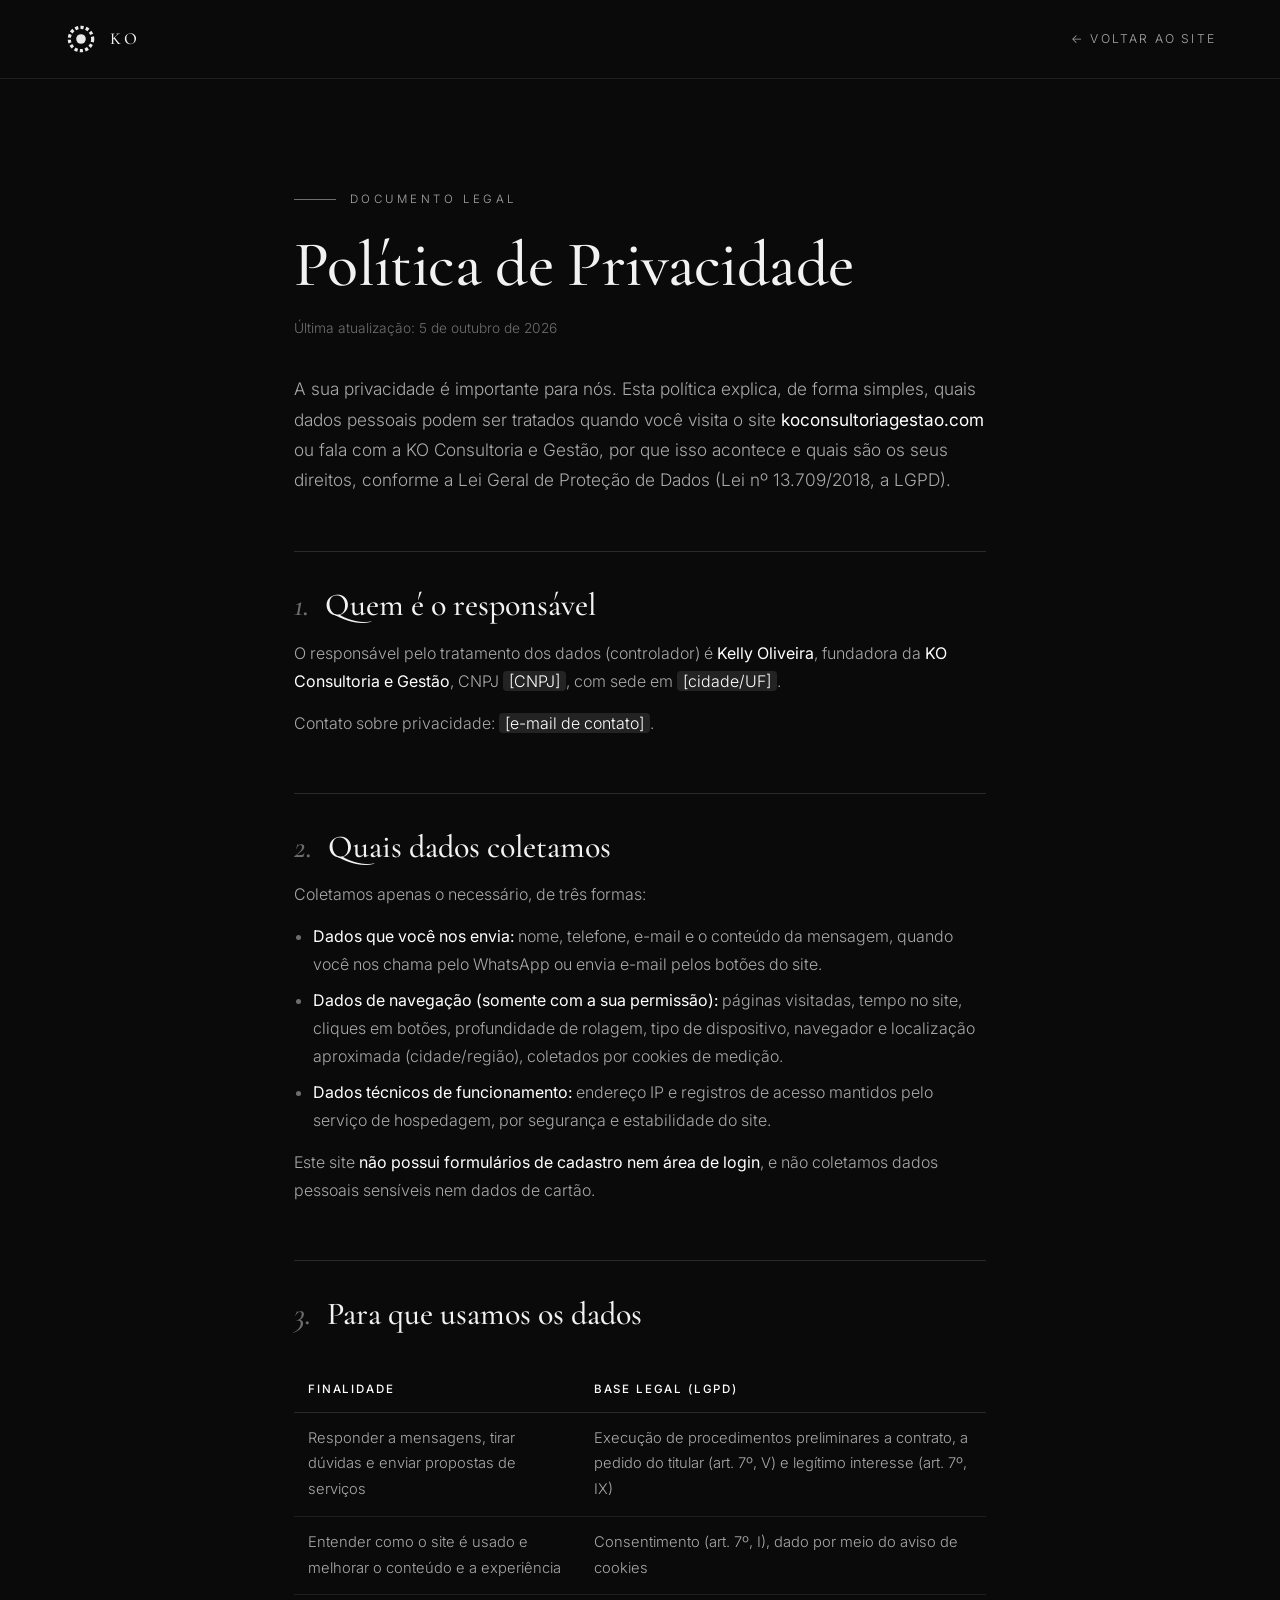
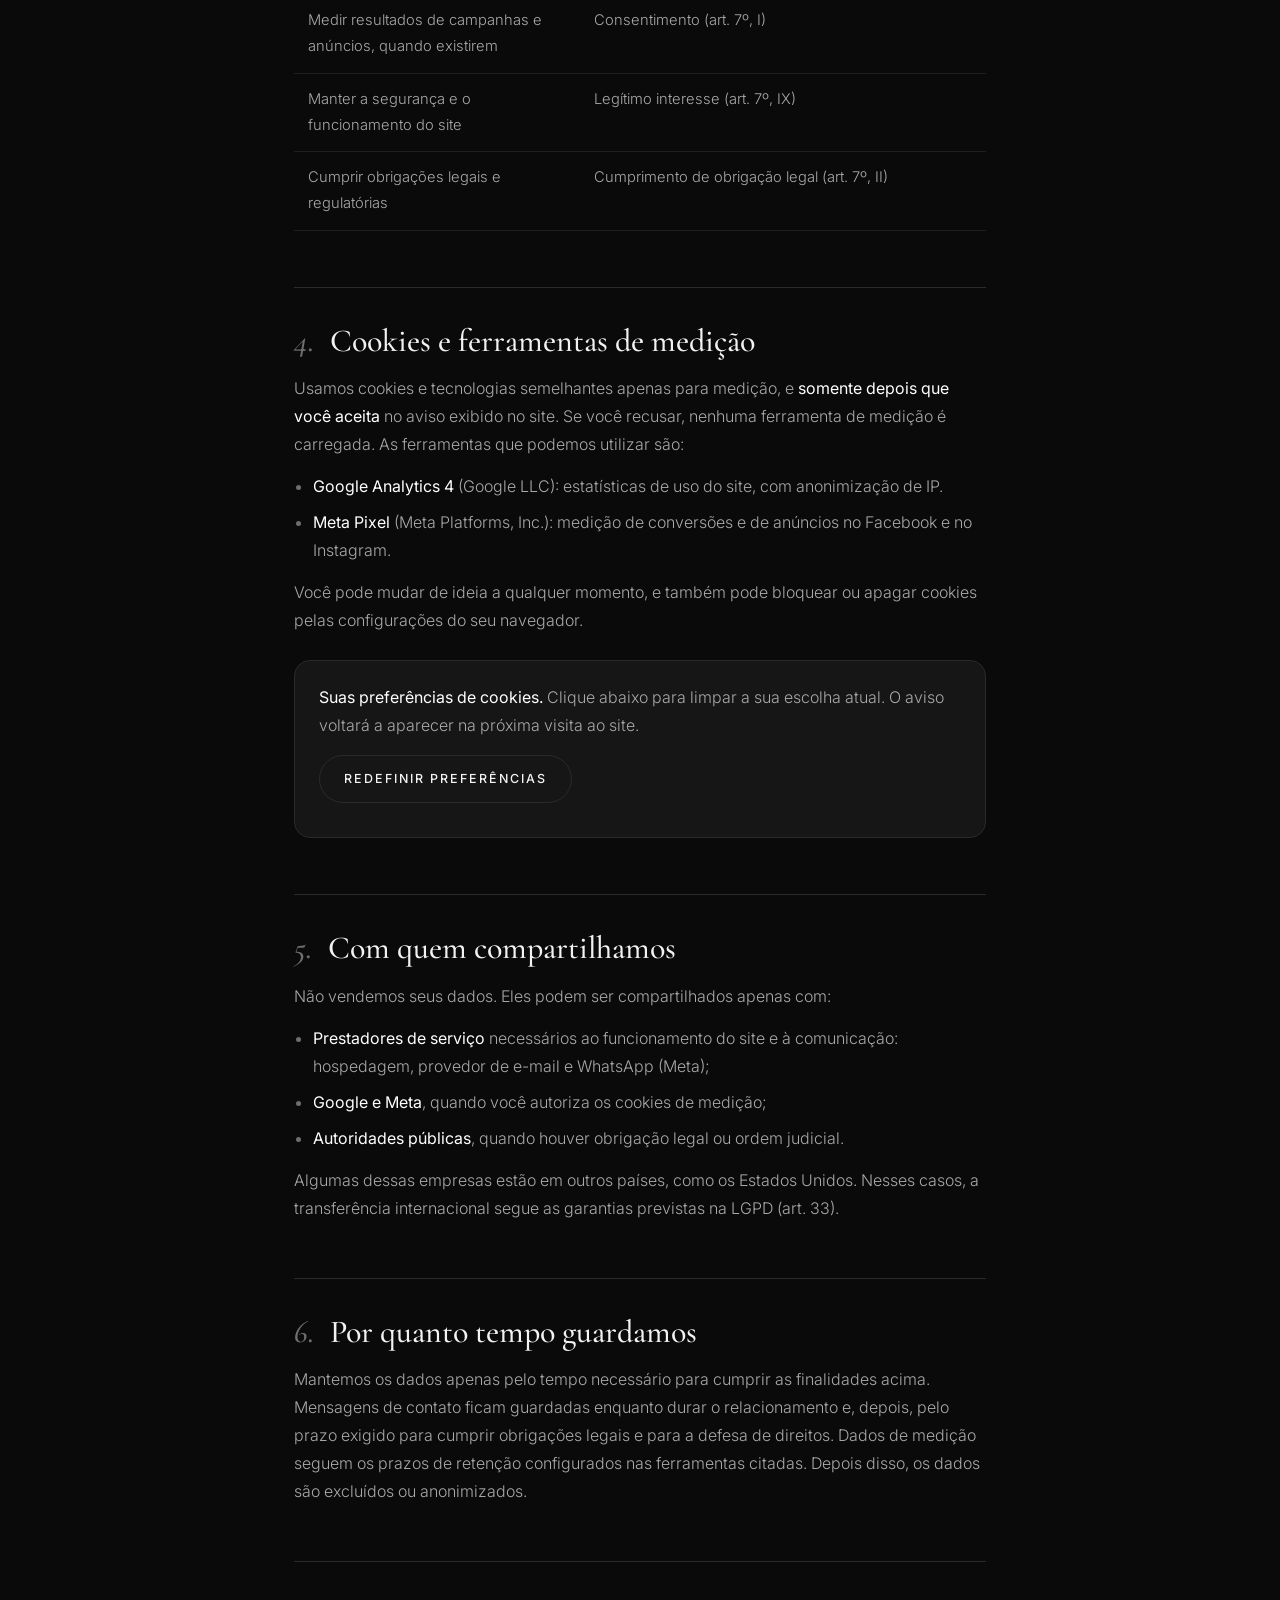
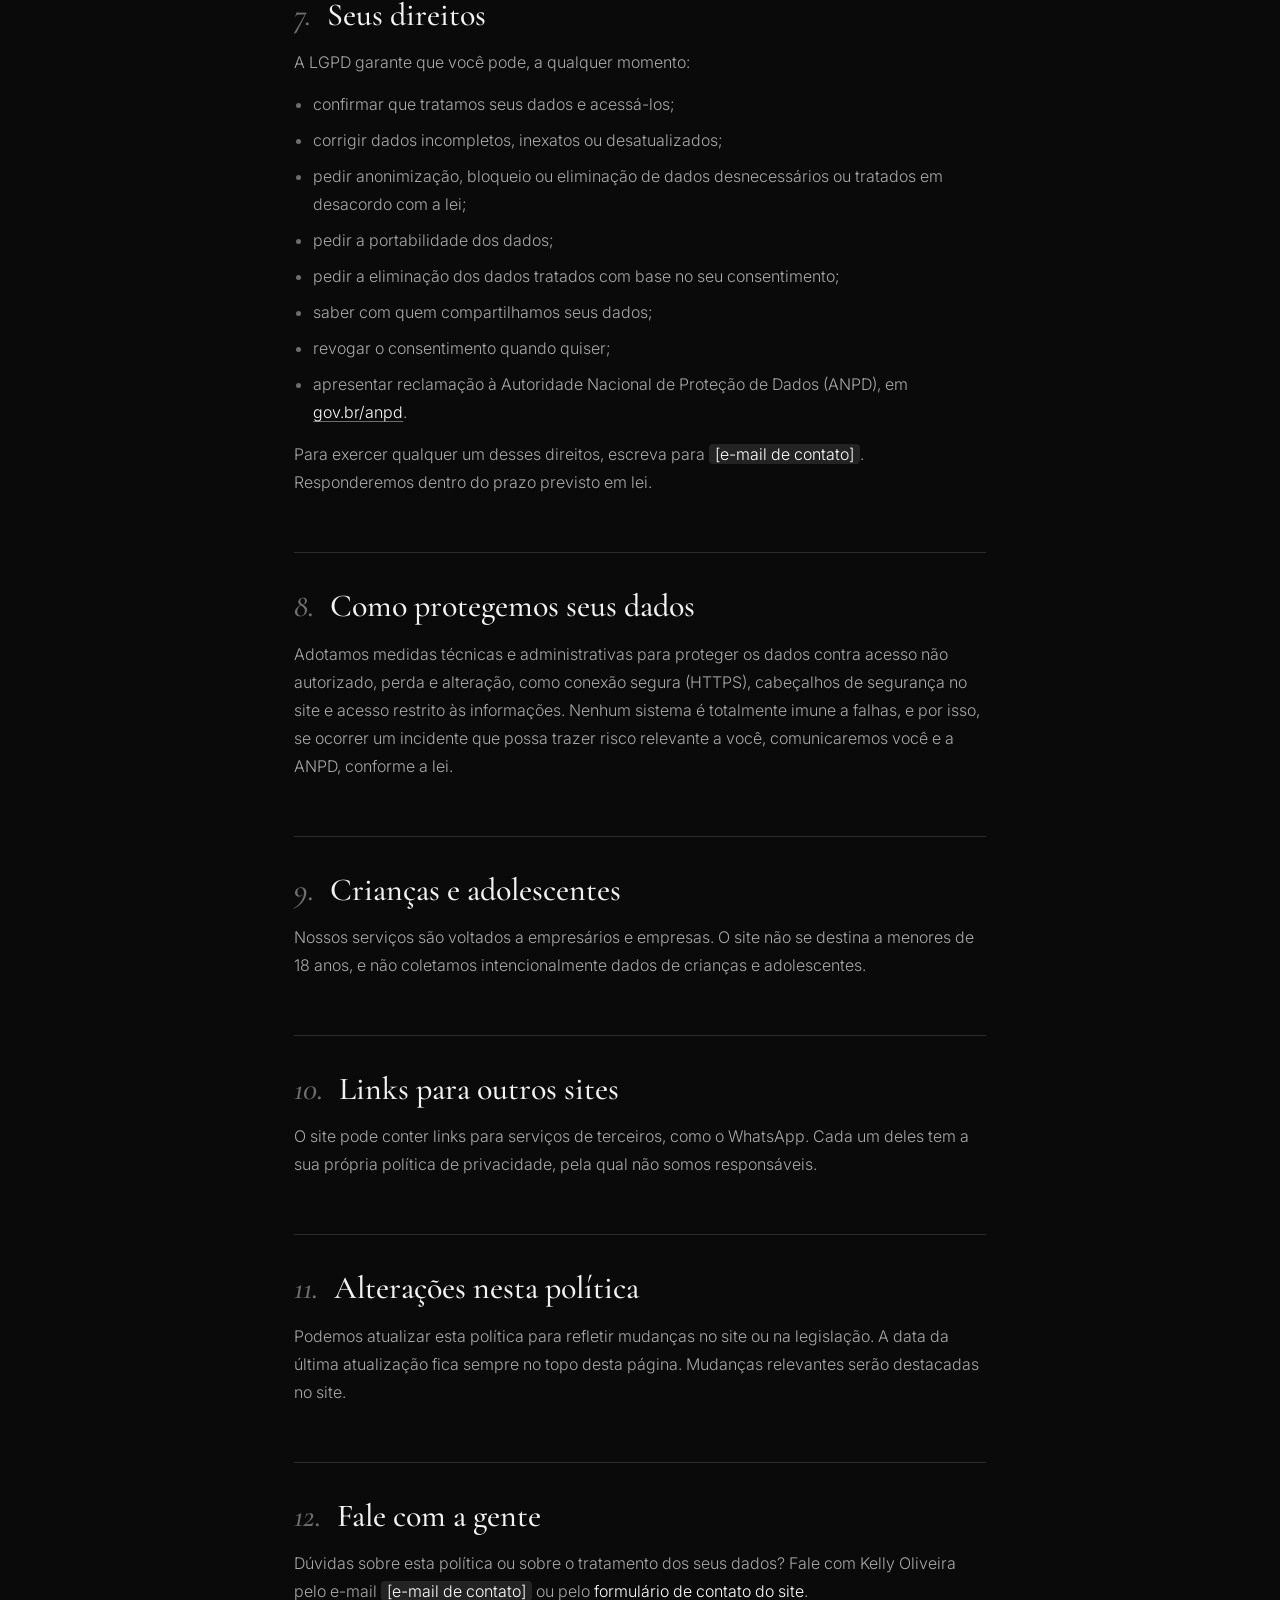
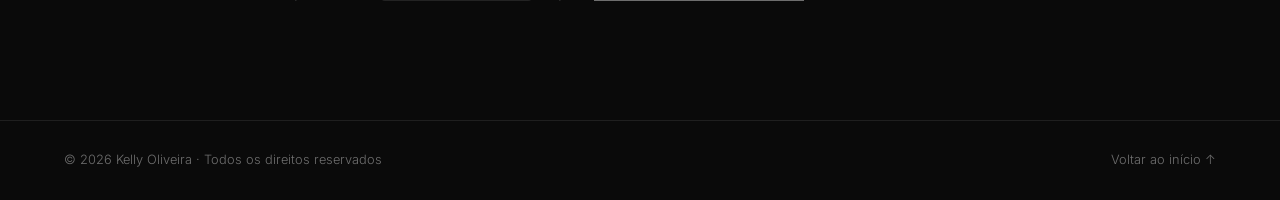
<file: politica-de-privacidade.html>
<!doctype html>
<html lang="pt-BR">
<head>
<meta charset="utf-8">
<meta name="viewport" content="width=device-width, initial-scale=1">
<title>Política de Privacidade | KO Consultoria e Gestão</title>
<meta name="description" content="Saiba como a KO Consultoria e Gestão trata dados pessoais, cookies e os direitos garantidos pela LGPD.">
<meta name="robots" content="index, follow">
<meta name="theme-color" content="#0a0a0a">
<script>if(/\.github\.io$/.test(location.hostname)){var m=document.createElement("meta");m.name="robots";m.content="noindex, nofollow";document.head.appendChild(m);}</script>
<link rel="canonical" href="https://koconsultoriagestao.com/politica-de-privacidade.html">
<link rel="preconnect" href="https://fonts.googleapis.com">
<link rel="preconnect" href="https://fonts.gstatic.com" crossorigin>
<link href="https://fonts.googleapis.com/css2?family=Cormorant+Garamond:ital,wght@0,400;0,500;0,600;1,400;1,500&family=Inter:wght@300;400;500;600&family=Mrs+Saint+Delafield&display=swap" rel="stylesheet">
<link rel="icon" href="data:image/svg+xml,%3Csvg xmlns='http://www.w3.org/2000/svg' viewBox='0 0 64 64'%3E%3Crect width='64' height='64' rx='14' fill='%230a0a0a'/%3E%3Ccircle cx='32' cy='32' r='15' fill='none' stroke='%23e9e9e9' stroke-width='5' stroke-dasharray='5 3.2'/%3E%3Ccircle cx='32' cy='32' r='7' fill='%23e9e9e9'/%3E%3C/svg%3E">
<link rel="stylesheet" href="assets/page.css">
</head>
<body>
<header class="top">
  <a class="brand" href="./" aria-label="KO Consultoria e Gestão, ir para o início">
    <svg viewBox="0 0 64 64" aria-hidden="true"><circle cx="32" cy="32" r="22" fill="none" stroke="#e9e9e9" stroke-width="6" stroke-dasharray="6 4.2"/><circle cx="32" cy="32" r="9" fill="#e9e9e9"/></svg>
    <b>KO</b>
  </a>
  <a class="back" href="./">← Voltar ao site</a>
</header>

<main class="doc">
  <div class="eyebrow">Documento legal</div>
  <h1>Política de Privacidade</h1>
  <p class="meta">Última atualização: 5 de outubro de 2026</p>
  <p class="intro">A sua privacidade é importante para nós. Esta política explica, de forma simples, quais dados pessoais podem ser tratados quando você visita o site <strong>koconsultoriagestao.com</strong> ou fala com a KO Consultoria e Gestão, por que isso acontece e quais são os seus direitos, conforme a Lei Geral de Proteção de Dados (Lei nº 13.709/2018, a LGPD).</p>

  <h2><span>1.</span>Quem é o responsável</h2>
  <p>O responsável pelo tratamento dos dados (controlador) é <strong>Kelly Oliveira</strong>, fundadora da <strong>KO Consultoria e Gestão</strong>, CNPJ <span class="fill">[CNPJ]</span>, com sede em <span class="fill">[cidade/UF]</span>.</p>
  <p>Contato sobre privacidade: <span class="fill">[e-mail de contato]</span>.</p>

  <h2><span>2.</span>Quais dados coletamos</h2>
  <p>Coletamos apenas o necessário, de três formas:</p>
  <ul>
    <li><strong>Dados que você nos envia:</strong> nome, telefone, e-mail e o conteúdo da mensagem, quando você nos chama pelo WhatsApp ou envia e-mail pelos botões do site.</li>
    <li><strong>Dados de navegação (somente com a sua permissão):</strong> páginas visitadas, tempo no site, cliques em botões, profundidade de rolagem, tipo de dispositivo, navegador e localização aproximada (cidade/região), coletados por cookies de medição.</li>
    <li><strong>Dados técnicos de funcionamento:</strong> endereço IP e registros de acesso mantidos pelo serviço de hospedagem, por segurança e estabilidade do site.</li>
  </ul>
  <p>Este site <strong>não possui formulários de cadastro nem área de login</strong>, e não coletamos dados pessoais sensíveis nem dados de cartão.</p>

  <h2><span>3.</span>Para que usamos os dados</h2>
  <div class="tbl"><table>
    <thead><tr><th>Finalidade</th><th>Base legal (LGPD)</th></tr></thead>
    <tbody>
      <tr><td>Responder a mensagens, tirar dúvidas e enviar propostas de serviços</td><td>Execução de procedimentos preliminares a contrato, a pedido do titular (art. 7º, V) e legítimo interesse (art. 7º, IX)</td></tr>
      <tr><td>Entender como o site é usado e melhorar o conteúdo e a experiência</td><td>Consentimento (art. 7º, I), dado por meio do aviso de cookies</td></tr>
      <tr><td>Medir resultados de campanhas e anúncios, quando existirem</td><td>Consentimento (art. 7º, I)</td></tr>
      <tr><td>Manter a segurança e o funcionamento do site</td><td>Legítimo interesse (art. 7º, IX)</td></tr>
      <tr><td>Cumprir obrigações legais e regulatórias</td><td>Cumprimento de obrigação legal (art. 7º, II)</td></tr>
    </tbody>
  </table></div>

  <h2><span>4.</span>Cookies e ferramentas de medição</h2>
  <p>Usamos cookies e tecnologias semelhantes apenas para medição, e <strong>somente depois que você aceita</strong> no aviso exibido no site. Se você recusar, nenhuma ferramenta de medição é carregada. As ferramentas que podemos utilizar são:</p>
  <ul>
    <li><strong>Google Analytics 4</strong> (Google LLC): estatísticas de uso do site, com anonimização de IP.</li>
    <li><strong>Meta Pixel</strong> (Meta Platforms, Inc.): medição de conversões e de anúncios no Facebook e no Instagram.</li>
  </ul>
  <p>Você pode mudar de ideia a qualquer momento, e também pode bloquear ou apagar cookies pelas configurações do seu navegador.</p>
  <div class="box">
    <p><strong>Suas preferências de cookies.</strong> Clique abaixo para limpar a sua escolha atual. O aviso voltará a aparecer na próxima visita ao site.</p>
    <button class="btn btn-ghost" type="button" id="resetConsent">Redefinir preferências</button>
    <p id="resetMsg" role="status" style="margin-top:12px;color:var(--text-3);font-size:.86rem"></p>
  </div>

  <h2><span>5.</span>Com quem compartilhamos</h2>
  <p>Não vendemos seus dados. Eles podem ser compartilhados apenas com:</p>
  <ul>
    <li><strong>Prestadores de serviço</strong> necessários ao funcionamento do site e à comunicação: hospedagem, provedor de e-mail e WhatsApp (Meta);</li>
    <li><strong>Google e Meta</strong>, quando você autoriza os cookies de medição;</li>
    <li><strong>Autoridades públicas</strong>, quando houver obrigação legal ou ordem judicial.</li>
  </ul>
  <p>Algumas dessas empresas estão em outros países, como os Estados Unidos. Nesses casos, a transferência internacional segue as garantias previstas na LGPD (art. 33).</p>

  <h2><span>6.</span>Por quanto tempo guardamos</h2>
  <p>Mantemos os dados apenas pelo tempo necessário para cumprir as finalidades acima. Mensagens de contato ficam guardadas enquanto durar o relacionamento e, depois, pelo prazo exigido para cumprir obrigações legais e para a defesa de direitos. Dados de medição seguem os prazos de retenção configurados nas ferramentas citadas. Depois disso, os dados são excluídos ou anonimizados.</p>

  <h2><span>7.</span>Seus direitos</h2>
  <p>A LGPD garante que você pode, a qualquer momento:</p>
  <ul>
    <li>confirmar que tratamos seus dados e acessá-los;</li>
    <li>corrigir dados incompletos, inexatos ou desatualizados;</li>
    <li>pedir anonimização, bloqueio ou eliminação de dados desnecessários ou tratados em desacordo com a lei;</li>
    <li>pedir a portabilidade dos dados;</li>
    <li>pedir a eliminação dos dados tratados com base no seu consentimento;</li>
    <li>saber com quem compartilhamos seus dados;</li>
    <li>revogar o consentimento quando quiser;</li>
    <li>apresentar reclamação à Autoridade Nacional de Proteção de Dados (ANPD), em <a href="https://www.gov.br/anpd" rel="noopener" target="_blank">gov.br/anpd</a>.</li>
  </ul>
  <p>Para exercer qualquer um desses direitos, escreva para <span class="fill">[e-mail de contato]</span>. Responderemos dentro do prazo previsto em lei.</p>

  <h2><span>8.</span>Como protegemos seus dados</h2>
  <p>Adotamos medidas técnicas e administrativas para proteger os dados contra acesso não autorizado, perda e alteração, como conexão segura (HTTPS), cabeçalhos de segurança no site e acesso restrito às informações. Nenhum sistema é totalmente imune a falhas, e por isso, se ocorrer um incidente que possa trazer risco relevante a você, comunicaremos você e a ANPD, conforme a lei.</p>

  <h2><span>9.</span>Crianças e adolescentes</h2>
  <p>Nossos serviços são voltados a empresários e empresas. O site não se destina a menores de 18 anos, e não coletamos intencionalmente dados de crianças e adolescentes.</p>

  <h2><span>10.</span>Links para outros sites</h2>
  <p>O site pode conter links para serviços de terceiros, como o WhatsApp. Cada um deles tem a sua própria política de privacidade, pela qual não somos responsáveis.</p>

  <h2><span>11.</span>Alterações nesta política</h2>
  <p>Podemos atualizar esta política para refletir mudanças no site ou na legislação. A data da última atualização fica sempre no topo desta página. Mudanças relevantes serão destacadas no site.</p>

  <h2><span>12.</span>Fale com a gente</h2>
  <p>Dúvidas sobre esta política ou sobre o tratamento dos seus dados? Fale com Kelly Oliveira pelo e-mail <span class="fill">[e-mail de contato]</span> ou pelo <a href="./#contato">formulário de contato do site</a>.</p>
</main>

<footer>
  <span>© <span id="year">2025</span> Kelly Oliveira · Todos os direitos reservados</span>
  <a href="./">Voltar ao início ↑</a>
</footer>

<script>
document.getElementById("year").textContent = new Date().getFullYear();
document.getElementById("resetConsent").addEventListener("click", () => {
  const msg = document.getElementById("resetMsg");
  try { localStorage.removeItem("ko_consent"); msg.textContent = "Preferências redefinidas. O aviso de cookies voltará a aparecer na próxima visita."; }
  catch (e) { msg.textContent = "Não foi possível redefinir neste navegador. Limpe os dados do site nas configurações do navegador."; }
});
</script>
</body>
</html>
</file>
<file: assets/page.css>
/* Estilos compartilhados das páginas internas (404 e política de privacidade) */
:root{
  --bg:#0a0a0a;--bg-2:#111;--surface:#161616;--line:#2a2a2a;--line-soft:#1f1f1f;
  --text:#f2f2f2;--text-2:#a9a9a9;--text-3:#6e6e6e;
  --serif:'Cormorant Garamond',Georgia,serif;
  --sans:'Inter',system-ui,-apple-system,'Segoe UI',sans-serif;
  --script:'Mrs Saint Delafield',cursive;
  --ease:cubic-bezier(.2,.7,.2,1);
  --gutter:clamp(20px,5vw,72px);
}
*{box-sizing:border-box;margin:0;padding:0}
html{-webkit-text-size-adjust:100%}
body{background:var(--bg);color:var(--text);font-family:var(--sans);font-weight:300;line-height:1.75;-webkit-font-smoothing:antialiased;min-height:100svh;display:flex;flex-direction:column}
a{color:inherit}
button{font:inherit;color:inherit;background:none;border:0;cursor:pointer}
::selection{background:#fff;color:#000}
:focus-visible{outline:2px solid #fff;outline-offset:3px;border-radius:4px}

.top{display:flex;align-items:center;justify-content:space-between;padding:22px var(--gutter);border-bottom:1px solid var(--line-soft)}
.brand{display:flex;align-items:center;gap:12px;text-decoration:none}
.brand svg{width:34px;height:34px}
.brand b{font-family:var(--serif);font-weight:500;font-size:1.05rem;letter-spacing:.22em;text-transform:uppercase}
.back{font-size:.76rem;letter-spacing:.18em;text-transform:uppercase;color:var(--text-2);text-decoration:none;transition:color .25s}
.back:hover{color:#fff}

.btn{display:inline-flex;align-items:center;gap:12px;padding:15px 30px;border-radius:999px;font-size:.78rem;font-weight:500;letter-spacing:.16em;text-transform:uppercase;text-decoration:none;transition:transform .3s var(--ease),box-shadow .3s,border-color .3s,background .3s}
.btn-primary{background:#fff;color:#0a0a0a}
.btn-primary:hover{transform:translateY(-2px);box-shadow:0 14px 40px -12px rgba(255,255,255,.35)}
.btn-ghost{border:1px solid var(--line);color:var(--text)}
.btn-ghost:hover{border-color:#fff;background:rgba(255,255,255,.05);transform:translateY(-2px)}

footer{border-top:1px solid var(--line-soft);padding:28px var(--gutter);font-size:.8rem;color:var(--text-3);display:flex;justify-content:space-between;gap:16px;flex-wrap:wrap}
footer a{text-decoration:none}
footer a:hover{color:#fff}

/* 404 */
.nf{flex:1;display:grid;place-items:center;text-align:center;padding:60px var(--gutter);position:relative;overflow:hidden}
.nf::before{content:"";position:absolute;inset:0;background:radial-gradient(45% 45% at 50% 45%,rgba(255,255,255,.07),transparent 70%)}
.nf-inner{position:relative;z-index:1;max-width:560px}
.nf svg.gear{width:min(300px,62vw);height:auto;margin:0 auto 6px}
.nf .code{font-family:var(--serif);font-weight:500;font-size:clamp(5rem,16vw,9rem);line-height:.9;letter-spacing:-.02em}
.nf .code i{font-style:italic;color:var(--text-3)}
.nf h1{font-family:var(--serif);font-weight:500;font-size:clamp(1.7rem,4vw,2.4rem);line-height:1.15;margin:18px 0 12px}
.nf p{color:var(--text-2);margin-bottom:34px}
.nf .actions{display:flex;flex-wrap:wrap;gap:14px;justify-content:center}
.g{transform-box:fill-box;transform-origin:center}

/* política de privacidade */
.doc{width:100%;max-width:820px;margin:0 auto;padding:clamp(56px,9vw,110px) var(--gutter) clamp(64px,9vw,120px)}
.eyebrow{display:flex;align-items:center;gap:14px;font-size:.72rem;letter-spacing:.3em;text-transform:uppercase;color:var(--text-2);margin-bottom:22px}
.eyebrow::before{content:"";width:42px;height:1px;background:var(--text-3)}
.doc h1{font-family:var(--serif);font-weight:500;font-size:clamp(2.4rem,6vw,4rem);line-height:1.05;letter-spacing:-.01em}
.doc .meta{margin-top:18px;color:var(--text-3);font-size:.86rem}
.doc .intro{margin-top:34px;color:var(--text-2);font-size:1.08rem}
.doc h2{font-family:var(--serif);font-weight:500;font-size:clamp(1.5rem,3vw,2rem);line-height:1.2;margin:56px 0 14px;padding-top:34px;border-top:1px solid var(--line)}
.doc h2 span{color:var(--text-3);font-style:italic;margin-right:.5em}
.doc p,.doc li{color:var(--text-2)}
.doc p{margin-top:14px}
.doc ul{margin:14px 0 0;padding-left:1.2em;display:grid;gap:8px}
.doc li::marker{color:var(--text-3)}
.doc strong{color:#fff;font-weight:400}
.doc a{color:#fff;text-underline-offset:3px;text-decoration-color:var(--text-3)}
.doc a:hover{text-decoration-color:#fff}
.doc .fill{background:rgba(255,255,255,.1);border-radius:4px;padding:0 6px;color:#fff;white-space:nowrap}
.doc .box{margin-top:26px;border:1px solid var(--line);border-radius:16px;padding:22px 24px;background:var(--surface)}
.doc .box p{margin:0}
.doc .box .btn{margin-top:16px;padding:12px 24px}
.doc table{width:100%;border-collapse:collapse;margin-top:18px;font-size:.92rem}
.doc th,.doc td{text-align:left;padding:13px 14px;border-bottom:1px solid var(--line-soft);vertical-align:top;color:var(--text-2)}
.doc th{font-weight:500;color:#fff;font-size:.72rem;letter-spacing:.16em;text-transform:uppercase;border-bottom-color:var(--line)}
.tbl{overflow-x:auto;-webkit-overflow-scrolling:touch}
.tbl table{min-width:560px}

@media (max-width:560px){
  .btn{width:100%;justify-content:center}
  .nf .actions{flex-direction:column}
}
@media (prefers-reduced-motion:reduce){*{animation:none!important;transition:none!important}}
</file>
